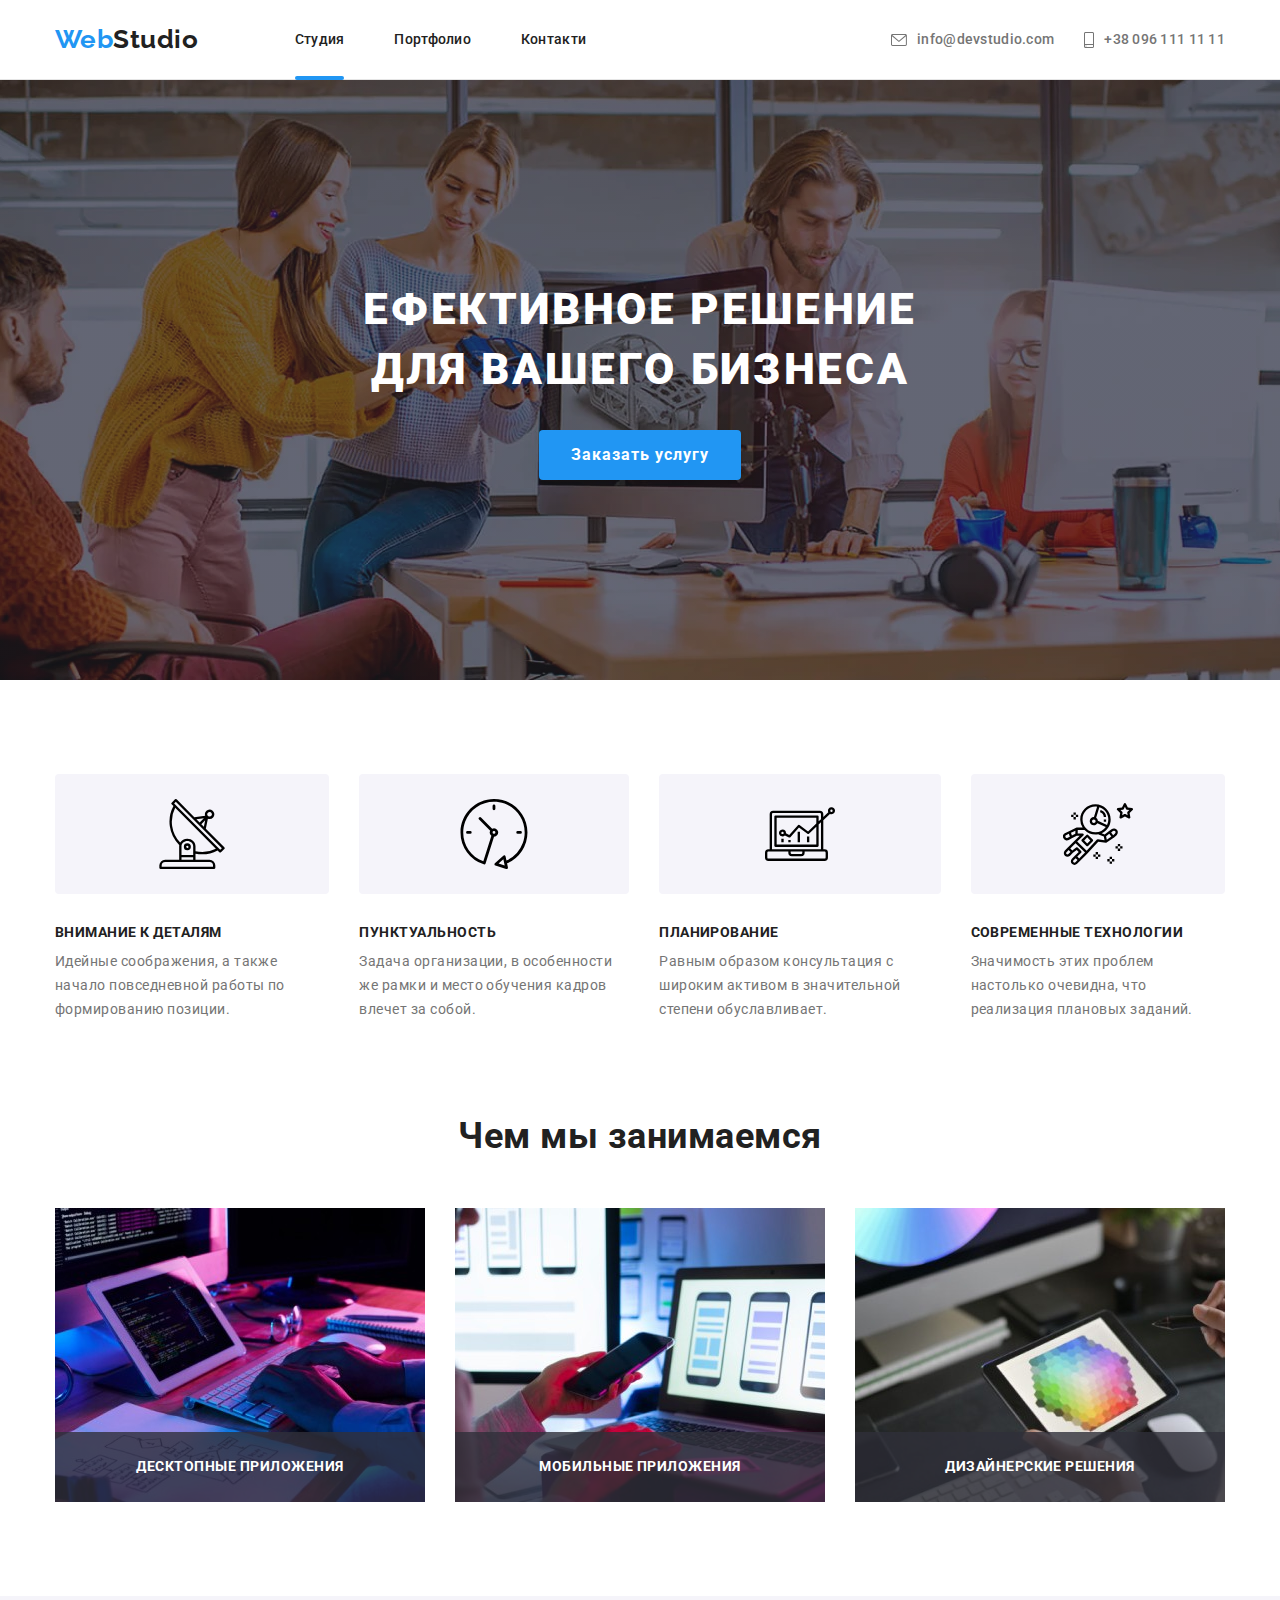
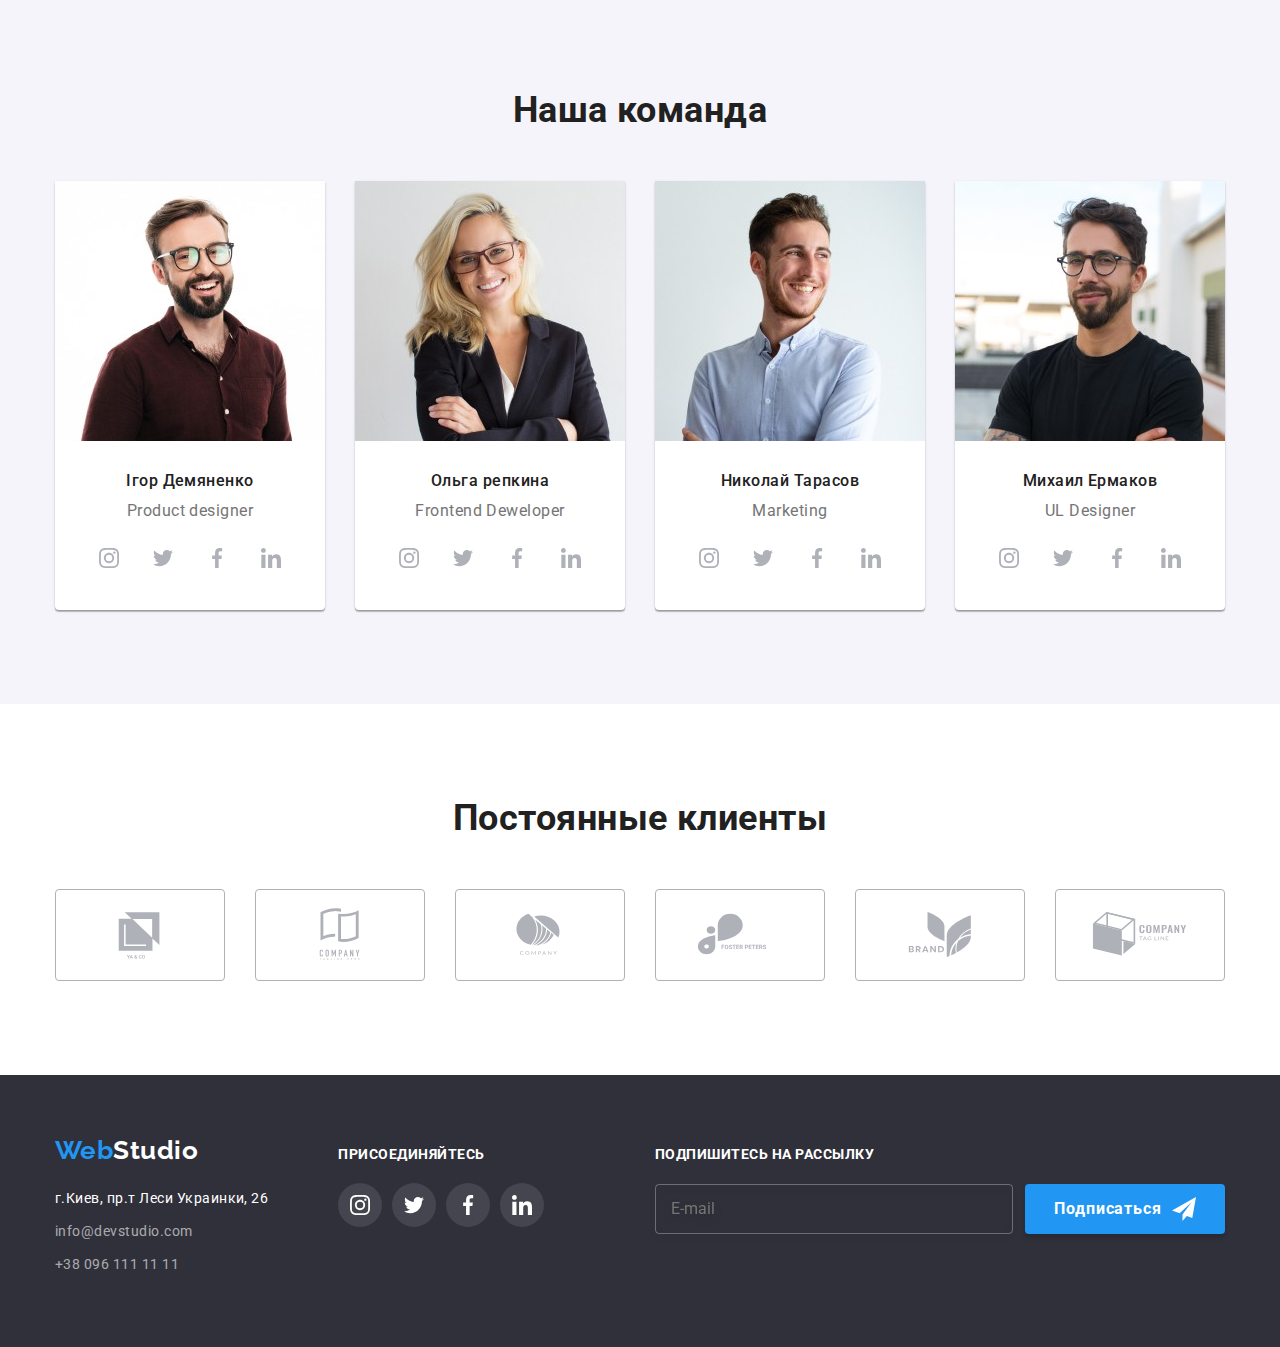
<file: index.html>
<!DOCTYPE html>
<html lang="ru">
  <head>
    <meta charset="UTF-8" />
    <meta http-equiv="X-UA-Compatible" content="IE=edge" />
    <meta name="viewport" content="width=device-width, initial-scale=1.0" />
    <title>WebStudio</title>
    <link rel="preconnect" href="https://fonts.googleapis.com" />
    <link rel="preconnect" href="https://fonts.gstatic.com" crossorigin />
    <link
      href="https://fonts.googleapis.com/css2?family=Raleway:wght@700&family=Roboto:wght@400;500;700;900&display=swap"
      rel="stylesheet"
    />
    <link
      rel="stylesheet"
      href="https://cdnjs.cloudflare.com/ajax/libs/modern-normalize/1.1.0/modern-normalize.min.css"
    />
    <link rel="stylesheet" href="./css/main.min.css" />
  </head>
  <body>
    <!-- Header -->
    <header class="header">
      <div class="container header-section">
        <div class="header__wrapper">
          <!-- LOGO -->
          <a class="logo" href="./index.html">Web<span class="logo__studio--black">Studio</span></a>

          <!-- Burger button -->
          <button
            type="button"
            class="menu-button is-open"
            aria-expanded="false"
            aria-controls="head-nav"
            data-menu-button
          >
            <svg
              class="sidebar-icon"
              width="19px"
              height="19px"
              aria-label="кнопка мобільного меню"
            >
              <use
                class="icon-cross"
                href="./images/decoration/icons/symbol-defs.svg#icon-cross"
              ></use>
              <use
                class="icon-menu"
                href="./images/decoration/icons/symbol-defs.svg#icon-menu"
              ></use>
            </svg>
          </button>

          <!-- HEAD NAV -->
          <div class="head-nav" id="head-nav" data-menu>
            <div class="head-nav__wrapper">

              <nav class="head-nav__pages">
                <ul class="head-nav__list">
                  <li class="head-nav__item">
                    <a class="head-nav__link head-nav__link--current" href="./index.html">Студия</a>
                  </li>
                  <li class="head-nav__item">
                    <a class="head-nav__link" href="./portfolio.html">Портфолио</a>
                  </li>
                  <li class="head-nav__item">
                    <a class="head-nav__link" href="./portfolio.html">Контакти</a>
                  </li>
                </ul>
              </nav>

              
              <ul class="contacts">
                <li class="contacts__item">
                  <a class="contacts__top-link phone" href="tel:+380961111111">
                    <svg class="contacts__icon--phone" width="10" height="16">
                      <use href="./images/decoration/icons/symbol-defs.svg#icon-smartphone"></use>
                    </svg>
                    +38 096 111 11 11</a
                  >
                </li>
                <li class="contacts__item">
                  <a class="contacts__top-link mail" href="mailto:info@devstudio.com">
                    <svg class="contacts__icon--mail" width="16" height="12">
                      <use href="./images/decoration/icons/symbol-defs.svg#icon-envelope"></use>
                    </svg>
                    info@devstudio.com
                  </a>
                </li>
              </ul>

              <ul class="head-nav__socials">
                <li class="head-nav__invet">
                  <a href="" class="head-nav__social--link">Instagram</a>
                </li>
                <li class="head-nav__invet">
                  <a href="" class="head-nav__social--link">Twitter</a>
                </li>
                <li class="head-nav__invet">
                  <a href="" class="head-nav__social--link">Facebook</a>
                </li>
                <li class="head-nav__invet">
                  <a href="" class="head-nav__social--link">LinkedIn</a>
                </li>
              </ul>
            </div>
          </div>
        </div>
      </div>
    </header>
    <!--title-->

    <main>
      <section class="hero">
        <div class="container">
          <h1 class="hero__title">
            Eфективное решение<br />
            для вашего бизнеса
          </h1>
          <button class="btn primary__btn" type="button" aria-label="opening form" data-modal-open>
            Заказать услугу
          </button>
        </div>
      </section>

      <!--Advantages-->
      <section class="advantages section">
        <div class="container">
          <h2 class="main-advantages__title">Преимущества</h2>
          <ul class="advantages__list">
            <li class="advantages__item">
              <div class="advantages__devices">
                <svg class="advantages__icon" width="70" height="70">
                  <use href="./images/decoration/icons/symbol-defs.svg#icon-antenna"></use>
                </svg>
              </div>

              <h3 class="advantages__title">Внимание к деталям</h3>
              <p class="advantages__text">
                Идейные соображения, а также начало повседневной работы по формированию позиции.
              </p>
            </li>
            <li class="advantages__item">
              <div class="advantages__devices">
                <svg class="advantages__icon" width="70" height="70">
                  <use href="./images/decoration/icons/symbol-defs.svg#icon-clock"></use>
                </svg>
              </div>
              <h3 class="advantages__title">Пунктуальность</h3>
              <p class="advantages__text">
                Задача организации, в особенности же рамки и место обучения кадров влечет за собой.
              </p>
            </li>
            <li class="advantages__item">
              <div class="advantages__devices">
                <svg class="advantages__icon" width="70" height="70">
                  <use href="./images/decoration/icons/symbol-defs.svg#icon-diagram"></use>
                </svg>
              </div>
              <h3 class="advantages__title">Планирование</h3>
              <p class="advantages__text">
                Равным образом консультация с широким активом в значительной степени обуславливает.
              </p>
            </li>
            <li class="advantages__item">
              <div class="advantages__devices">
                <svg class="advantages__icon" width="70" height="70">
                  <use href="./images/decoration/icons/symbol-defs.svg#icon-astronaut"></use>
                </svg>
              </div>
              <h3 class="advantages__title">Современные технологии</h3>
              <p class="advantages__text">
                Значимость этих проблем настолько очевидна, что реализация плановых заданий.
              </p>
            </li>
          </ul>
        </div>
      </section>

      <!--our-work-->
      <section class="our-work">
        <div class="container">
          <h2 class="section-title">Чем мы занимаемся</h2>
          <ul class="work-list">
            <li class="img-item">
              <picture>
                <!-- ==================DESC================= -->

                <source
                  media="(min-width: 1200px)"
                  srcset="
                    ./images/our-work-pic/our-work.jpg    1x,
                    ./images/our-work-pic/our-work@2x.jpg 2x
                  "
                  type="image/jpg"
                />

                <img
                  class="work-image"
                  src="./images/our-work-pic/our-work.jpg "
                  alt="разметка"
                  loading="lazy"
                />
              </picture>

              <div class="work-box">
                <p class="work-title">Десктопные приложения</p>
              </div>
            </li>
            <li class="img-item">
              <picture>
                <!-- ==================DESC================= -->

                <source
                  media="(min-width: 1200px)"
                  srcset="
                    ./images/our-work-pic/our-work-1.jpg    1x,
                    ./images/our-work-pic/our-work@2x-1.jpg 2x
                  "
                  type="image/jpg"
                />

                <img
                  class="work-image"
                  src="./images/our-work-pic/our-work-1.jpg  "
                  alt="разметка"
                  loading="lazy"
                />
              </picture>
              <div class="work-box">
                <p class="work-title">Мобильные приложения</p>
              </div>
            </li>
            <li class="img-item">
              <picture>
                <!-- ==================DESC================= -->

                <source
                  media="(min-width: 1200px)"
                  srcset="
                    ./images/our-work-pic/our-work-2.jpg    1x,
                    ./images/our-work-pic/our-work@2x-2.jpg 2x
                  "
                  type="image/jpg"
                />

                <img
                  class="work-image"
                  src="./images/our-work-pic/our-work-2.jpg  "
                  alt="разметка"
                  loading="lazy"
                />
              </picture>
              <div class="work-box">
                <p class="work-title">Дизайнерские решения</p>
              </div>
            </li>
          </ul>
        </div>
      </section>
      <!--Our-team-->
      <section class="team section">
        <div class="container">
          <h2 class="section-title">Наша команда</h2>
          <ul class="team__list">
            <li class="team__item">
              <picture>
                <!-- ==================DESC================= -->

                <source
                  media="(min-width: 1200px)"
                  srcset="
                    ./images/my-team_pic/my-team-d.jpg    1x,
                    ./images/my-team_pic/my-team-d@2x.jpg 2x
                  "
                  type="image/jpg"
                />
                <!-- ==================TAB================= -->

                <source
                  media="(min-width: 768px)"
                  srcset="
                    ./images/my-team_pic/my-team-t.jpg    1x,
                    ./images/my-team_pic/my-team-t@2x.jpg 2x
                  "
                  type="image/jpg"
                />
                <!-- ==================MOB================= -->

                <source
                  media="(max-width: 767px)"
                  srcset="
                    ./images/my-team_pic/my-team-m.jpg    1x,
                    ./images/my-team_pic/my-team-m@2x.jpg 2x
                  "
                  type="image/jpg"
                />

                <img
                  class="work-image"
                  src="./images/my-team_pic/my-team-m.jpg "
                  alt="разметка"
                  loading="lazy"
                />
              </picture>
              <h3 class="team__name">Ігор Демяненко</h3>
              <p class="team__text">Product designer</p>

              <ul class="team__socials">
                <li class="team__socials--item">
                  <a class="icon-link" href="https://www.instagram.com">
                    <svg class="inst-icon" width="20" height="20px">
                      <use href="./images/decoration/icons/symbol-defs.svg#icon-inst"></use>
                    </svg>
                  </a>
                </li>
                <li class="team__socials--item">
                  <a class="icon-link" href="https://www.twitter.com">
                    <svg class="twit-icon" width="20" height="20px">
                      <use href="./images/decoration/icons/symbol-defs.svg#icon-twit"></use>
                    </svg>
                  </a>
                </li>
                <li class="team__socials--item">
                  <a class="icon-link" href="https://www.facebook.com">
                    <svg class="face-icon" width="20" height="20px">
                      <use href="./images/decoration/icons/symbol-defs.svg#icon-face"></use>
                    </svg>
                  </a>
                </li>
                <li class="team__socials--item">
                  <a class="icon-link" href="https://www.linkedin.com">
                    <svg class="in-icon" width="20" height="20px">
                      <use href="./images/decoration/icons/symbol-defs.svg#icon-in"></use>
                    </svg>
                  </a>
                </li>
              </ul>
            </li>
            <li class="team__item">
              <picture>
                <!-- ==================DESC================= -->

                <source
                  media="(min-width: 1200px)"
                  srcset="
                    ./images/my-team_pic/my-team-d1.jpg     1x,
                    ./images/my-team_pic/my-team-d@2x-1.jpg 2x
                  "
                  type="image/jpg"
                />
                <!-- ==================TAB================= -->

                <source
                  media="(min-width: 768px)"
                  srcset="
                    ./images/my-team_pic/my-team-t-1.jpg    1x,
                    ./images/my-team_pic/my-team-t@2x-1.jpg 2x
                  "
                  type="image/jpg"
                />
                <!-- ==================MOB================= -->

                <source
                  media="(max-width: 767px)"
                  srcset="
                    ./images/my-team_pic/my-team-m1.jpg     1x,
                    ./images/my-team_pic/my-team-m@2x-1.jpg 2x
                  "
                  type="image/jpg"
                />

                <img
                  class="work-image"
                  src="./images/my-team_pic/my-team-m1.jpg "
                  alt="разметка"
                  loading="lazy"
                />
              </picture>
              <h3 class="team__name">Ольга репкина</h3>
              <p class="team__text">Frontend Deweloper</p>
              <ul class="team__socials">
                <li class="team__socials--item">
                  <a class="icon-link" href="https://www.instagram.com">
                    <svg class="inst-icon" width="20" height="20px">
                      <use href="./images/decoration/icons/symbol-defs.svg#icon-inst"></use>
                    </svg>
                  </a>
                </li>
                <li class="team__socials--item">
                  <a class="icon-link" href="https://www.twitter.com">
                    <svg class="twit-icon" width="20" height="20px">
                      <use href="./images/decoration/icons/symbol-defs.svg#icon-twit"></use>
                    </svg>
                  </a>
                </li>
                <li class="team__socials--item">
                  <a class="icon-link" href="https://www.facebook.com">
                    <svg class="face-icon" width="20" height="20px">
                      <use href="./images/decoration/icons/symbol-defs.svg#icon-face"></use>
                    </svg>
                  </a>
                </li>
                <li class="team__socials--item">
                  <a class="icon-link" href="https://www.linkedin.com">
                    <svg class="in-icon" width="20" height="20px">
                      <use href="./images/decoration/icons/symbol-defs.svg#icon-in"></use>
                    </svg>
                  </a>
                </li>
              </ul>
            </li>

            <li class="team__item">
              <picture>
                <!-- ==================DESC================= -->

                <source
                  media="(min-width: 1200px)"
                  srcset="
                    ./images/my-team_pic/my-team-d-2.jpg    1x,
                    ./images/my-team_pic/my-team-d@2x-2.jpg 2x
                  "
                  type="image/jpg"
                />
                <!-- ==================TAB================= -->

                <source
                  media="(min-width: 768px)"
                  srcset="
                    ./images/my-team_pic/my-team-t-2.jpg    1x,
                    ./images/my-team_pic/my-team-t@2x-2.jpg 2x
                  "
                  type="image/jpg"
                />
                <!-- ==================MOB================= -->

                <source
                  media="(max-width: 767px)"
                  srcset="
                    ./images/my-team_pic/my-team-m2.jpg    1x,
                    ./images/my-team_pic/my-team-m2@2x.jpg 2x
                  "
                  type="image/jpg"
                />

                <img
                  class="work-image"
                  src="./images/my-team_pic/my-team-m2.jpg "
                  alt="разметка"
                  loading="lazy"
                />
              </picture>
              <h3 class="team__name">Николай Тарасов</h3>
              <p class="team__text">Marketing</p>
              <ul class="team__socials">
                <li class="team__socials--item">
                  <a class="icon-link" href="https://www.instagram.com">
                    <svg class="inst-icon" width="20" height="20px">
                      <use href="./images/decoration/icons/symbol-defs.svg#icon-inst"></use>
                    </svg>
                  </a>
                </li>
                <li class="team__socials--item">
                  <a class="icon-link" href="https://www.twitter.com">
                    <svg class="twit-icon" width="20" height="20px">
                      <use href="./images/decoration/icons/symbol-defs.svg#icon-twit"></use>
                    </svg>
                  </a>
                </li>
                <li class="team__socials--item">
                  <a class="icon-link" href="https://www.facebook.com">
                    <svg class="face-icon" width="20" height="20px">
                      <use href="./images/decoration/icons/symbol-defs.svg#icon-face"></use>
                    </svg>
                  </a>
                </li>
                <li class="team__socials--item">
                  <a class="icon-link" href="https://www.linkedin.com">
                    <svg class="in-icon" width="20" height="20px">
                      <use href="./images/decoration/icons/symbol-defs.svg#icon-in"></use>
                    </svg>
                  </a>
                </li>
              </ul>
            </li>

            <li class="team__item">
              <picture>
                <!-- ==================DESC================= -->

                <source
                  media="(min-width: 1200px)"
                  srcset="
                    ./images/my-team_pic/my-team-d-3.jpg    1x,
                    ./images/my-team_pic/my-team-d@2x-3.jpg 2x
                  "
                  type="image/jpg"
                />
                <!-- ==================TAB================= -->

                <source
                  media="(min-width: 768px)"
                  srcset="
                    ./images/my-team_pic/my-team-t-3.jpg    1x,
                    ./images/my-team_pic/my-team-t@2x-3.jpg 2x
                  "
                  type="image/jpg"
                />
                <!-- ==================MOB================= -->

                <source
                  media="(max-width: 767px)"
                  srcset="
                    ./images/my-team_pic/my-team-m-3.jpg    1x,
                    ./images/my-team_pic/my-team-m@2x-3.jpg 2x
                  "
                  type="image/jpg"
                />

                <img
                  class="work-image"
                  src="./images/my-team_pic/my-team-m-3.jpg "
                  alt="разметка"
                  loading="lazy"
                />
              </picture>
              <h3 class="team__name">Михаил Ермаков</h3>
              <p class="team__text">UL Designer</p>
              <ul class="team__socials">
                <li class="team__socials--item">
                  <a class="icon-link" href="https://www.instagram.com">
                    <svg class="inst-icon" width="20" height="20px">
                      <use href="./images/decoration/icons/symbol-defs.svg#icon-inst"></use>
                    </svg>
                  </a>
                </li>
                <li class="team__socials--item">
                  <a class="icon-link" href="https://www.twitter.com">
                    <svg class="twit-icon" width="20" height="20px">
                      <use href="./images/decoration/icons/symbol-defs.svg#icon-twit"></use>
                    </svg>
                  </a>
                </li>
                <li class="team__socials--item">
                  <a class="icon-link" href="https://www.facebook.com">
                    <svg class="face-icon" width="20" height="20px">
                      <use href="./images/decoration/icons/symbol-defs.svg#icon-face"></use>
                    </svg>
                  </a>
                </li>
                <li class="team__socials--item">
                  <a class="icon-link" href="https://www.linkedin.com">
                    <svg class="in-icon" width="20" height="20px">
                      <use href="./images/decoration/icons/symbol-defs.svg#icon-in"></use>
                    </svg>
                  </a>
                </li>
              </ul>
            </li>
          </ul>
        </div>
      </section>
      <!-- Comapnies -->
      <section class="section">
        <div class="container">
          <div class="companies">
            <h2 class="section-title">Постоянные клиенты</h2>
            <ul class="companies__list">
              <li class="companies__item">
                <a class="companies__link" href="#"
                  ><svg class="companies__icon" width="106" height="60">
                    <use href="./images/decoration/icons/symbol-defs.svg#icon-yaco"></use></svg
                ></a>
              </li>
              <li class="companies__item">
                <a class="companies__link" href="#"
                  ><svg class="companies__icon" width="106" height="60">
                    <use href="./images/decoration/icons/symbol-defs.svg#icon-tag"></use></svg
                ></a>
              </li>
              <li class="companies__item">
                <a class="companies__link" href="#"
                  ><svg class="companies__icon" width="106" height="60">
                    <use href="./images/decoration/icons/symbol-defs.svg#icon-company"></use></svg
                ></a>
              </li>
              <li class="companies__item">
                <a class="companies__link" href="#"
                  ><svg class="companies__icon" width="106" height="60">
                    <use href="./images/decoration/icons/symbol-defs.svg#icon-foster"></use></svg
                ></a>
              </li>
              <li class="companies__item">
                <a class="companies__link" href="#"
                  ><svg class="companies__icon" width="106" height="60">
                    <use href="./images/decoration/icons/symbol-defs.svg#icon-brand"></use></svg
                ></a>
              </li>
              <li class="companies__item">
                <a class="companies__link" href="#"
                  ><svg class="companies__icon" width="106" height="60">
                    <use href="./images/decoration/icons/symbol-defs.svg#icon-comp-tag"></use></svg
                ></a>
              </li>
            </ul>
          </div>
        </div>
      </section>
    </main>

    <!--footer -->
    <footer class="footer">
      <div class="container">
        <div class="footer__block">
          <div class="address__block">
            <div class="address">
              <a class="logo" href="info@dvstudio.com"
                >Web<span class="logo__footer--white">Studio</span></a
              >
              <address class="main-address">
                <ul class="main-address__list">
                  <li class="main-address__item">
                    <a class="main-address__street" href="#">г.Киев, пр.т Леси Украинки, 26</a>
                  </li>
                  <li class="main-address__item">
                    <a class="main-address__link" href="mailto:info@devstudio.com"
                      >info@devstudio.com</a
                    >
                  </li>
                  <li class="main-address__item">
                    <a class="main-address__link" href="tel:+380961111111">+38 096 111 11 11</a>
                  </li>
                </ul>
              </address>
            </div>

            <div class="social-block">
              <h2 class="social-block__title">присоединяйтесь</h2>
              <ul class="social-block__list">
                <li class="team__socials--item">
                  <a class="icon-link fticon" href="https://www.instagram.com">
                    <svg class="inst-icon" width="20" height="20px">
                      <use href="./images/decoration/icons/symbol-defs.svg#icon-inst"></use>
                    </svg>
                  </a>
                </li>
                <li class="team__socials--item">
                  <a class="icon-link fticon" href="https://www.twitter.com">
                    <svg class="twit-icon" width="20" height="20px">
                      <use href="./images/decoration/icons/symbol-defs.svg#icon-twit"></use>
                    </svg>
                  </a>
                </li>
                <li class="team__socials--item">
                  <a class="icon-link fticon" href="https://www.facebook.com">
                    <svg class="face-icon" width="20" height="20px">
                      <use href="./images/decoration/icons/symbol-defs.svg#icon-face"></use>
                    </svg>
                  </a>
                </li>
                <li class="team__socials--item">
                  <a class="icon-link fticon" href="https://www.linkedin.com">
                    <svg class="in-icon" width="20" height="20px">
                      <use href="./images/decoration/icons/symbol-defs.svg#icon-in"></use>
                    </svg>
                  </a>
                </li>
              </ul>
            </div>
          </div>
          <div class="submit">
            <b class="submit__title">Подпишитесь на рассылку</b>

            <form class="submit__form">
              <label for="submit__mail">
                <input
                  class="mail-input"
                  type="email"
                  name="email"
                  id="submit__mail"
                  placeholder="E-mail"
                />
              </label>

              <button class="submit-btn" type="submit">
                Подписаться
                <svg class="icon-submit" width="24" height="24">
                  <use href="./images/decoration/icons/symbol-defs.svg#icon-submit"></use>
                </svg>
              </button>
            </form>
          </div>
        </div>
      </div>
    </footer>

    <!-- ===============Modal============== -->
    <div class="backdrop is-hidden" data-modal>
      <div class="modal">
        <!-- Form -->

        <form class="form">
          <div class="title-box">
            <b class="title-box__text">Оставьте свои данные, мы вам перезвоним</b>
          </div>

          <div class="form-field">
            <label class="form-field__label" for="username">Имя </label>
            <input class="form-field__input" type="text" name="name" id="username" />
            <svg class="form-field__icon" width="18" height="18">
              <use href="./images/decoration/icons/symbol-defs.svg#icon-f-user"></use>
            </svg>
          </div>
          <div class="form-field">
            <label class="form-field__label" for="phone">Телефон </label>
            <input class="form-field__input" type="tel" name="Телефон" id="phone" />
            <svg class="form-field__icon" width="18" height="18">
              <use href="./images/decoration/icons/symbol-defs.svg#icon-f-phone"></use>
            </svg>
          </div>
          <div class="form-field">
            <label class="form-field__label" for="mail">Почта </label>
            <input class="form-field__input" type="email" name="name" id="mail" />
            <svg class="form-field__icon" width="18" height="18">
              <use href="./images/decoration/icons/symbol-defs.svg#icon-f-email"></use>
            </svg>
          </div>

          <div class="form-field form-field__textarea">
            <label class="form-field__label" for="comment">Комментарий</label>
            <textarea
              class="form-field__text-place"
              name="comment"
              id="comment"
              rows="10"
              placeholder="Введите текст"
            ></textarea>
          </div>
          <!-- CHECK BOX -->
          <label class="checkbox">
            <input class="checkbox__input" type="checkbox" name="checkbox" value="agreement" />
            <span class="checkbox__icon"></span>
            Соглашаюсь с рассылкой и принимаю
            <span>
              <a class="checkbox__link" href="#">Условия договора</a>
            </span>
          </label>

          <button class="form-btn" type="submit">Отправить</button>
          <button class="btn-modal" data-modal-close>
            <svg class="btn-modal__icon" width="11px" height="11px">
              <use href="./images/decoration/icons/symbol-defs.svg#icon-close"></use>
            </svg>
          </button>
        </form>
      </div>
    </div>

    <script src="./js/modal.js"></script>
    <script src="./js/mobile-menu.js"></script>
  </body>
</html>
</file>
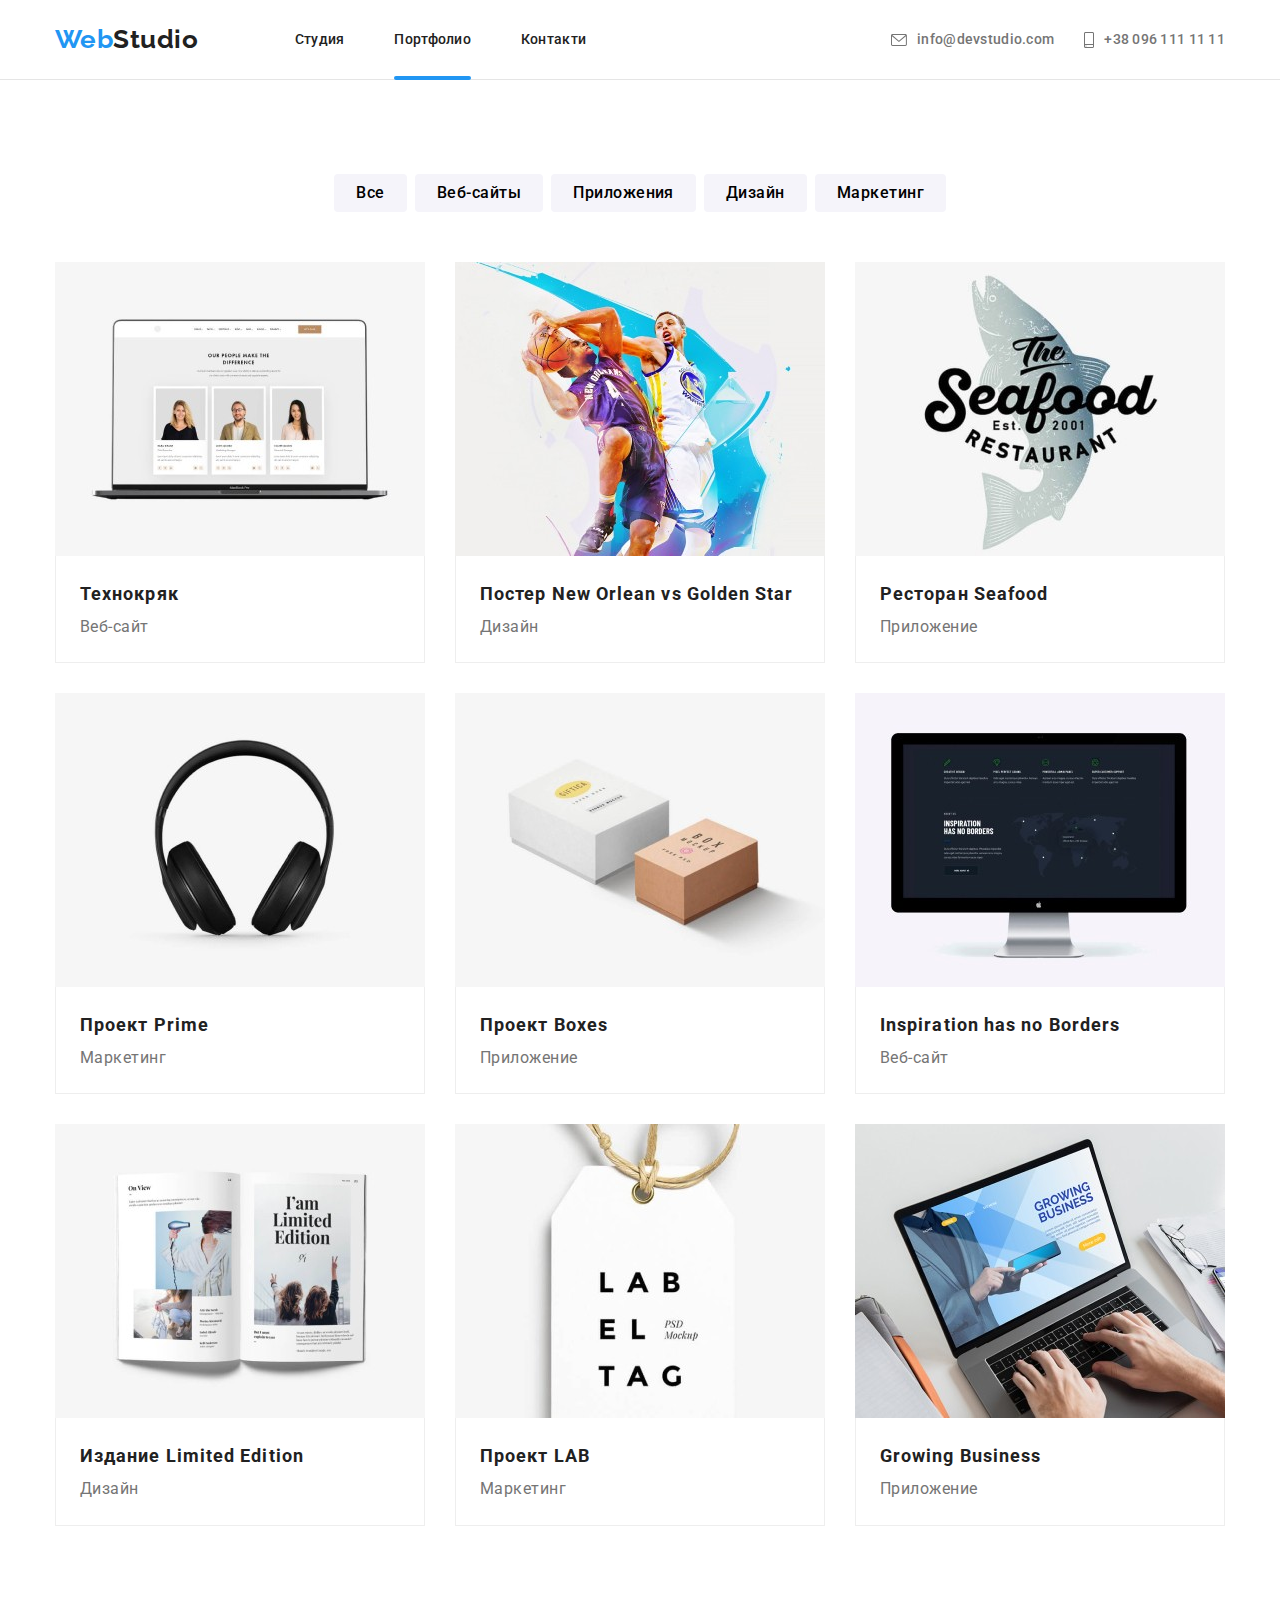
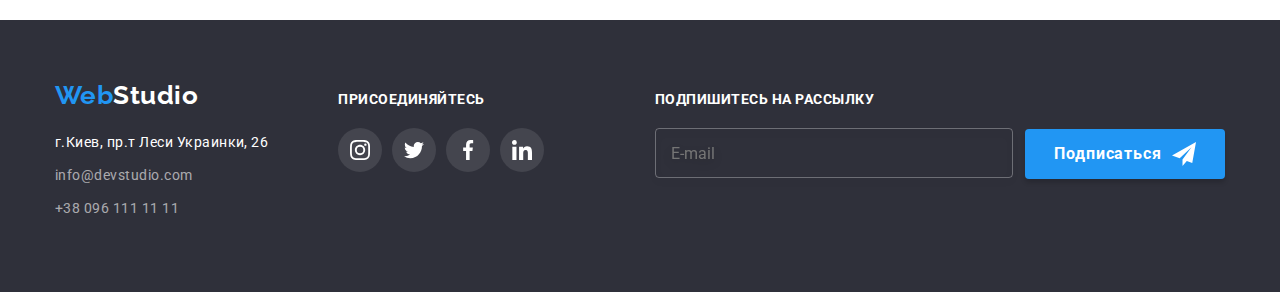
<file: portfolio.html>
<!DOCTYPE html>
<html lang="ru">
  <head>
    <meta charset="UTF-8" />
    <meta http-equiv="X-UA-Compatible" content="IE=edge" />
    <meta name="viewport" content="width=device-width, initial-scale=1.0" />
    <title>Portfolio</title>
    <link rel="preconnect" href="https://fonts.googleapis.com" />
    <link rel="preconnect" href="https://fonts.gstatic.com" crossorigin />
    <link
      href="https://fonts.googleapis.com/css2?family=Raleway:wght@700&family=Roboto:wght@400;500;700;900&display=swap"
      rel="stylesheet"
    />
    <link
      rel="stylesheet"
      href="https://cdnjs.cloudflare.com/ajax/libs/modern-normalize/1.1.0/modern-normalize.min.css"
    />
    <link rel="stylesheet" href="./css/main.min.css" />
  </head>
  <body>
    <!-- Header -->
    <header class="header">
      <div class="container header-section">
        <div class="header__wrapper">
          <!-- LOGO -->
          <a class="logo" href="./index.html">Web<span class="logo__studio--black">Studio</span></a>

          <!-- Burger button -->
          <button
            type="button"
            class="menu-button is-open"
            aria-expanded="false"
            aria-controls="head-nav"
            data-menu-button
          >
            <svg
              class="sidebar-icon"
              width="19px"
              height="19px"
              aria-label="кнопка мобільного меню"
            >
              <use
                class="icon-cross"
                href="./images/decoration/icons/symbol-defs.svg#icon-cross"
              ></use>
              <use
                class="icon-menu"
                href="./images/decoration/icons/symbol-defs.svg#icon-menu"
              ></use>
            </svg>
          </button>

          <!-- HEAD NAV -->
          <div class="head-nav" id="head-nav" data-menu>
            <div class="head-nav__wrapper">
              <nav class="head-nav__pages">
                <ul class="head-nav__list">
                  <li class="head-nav__item">
                    <a class="head-nav__link" href="./index.html">Студия</a>
                  </li>
                  <li class="head-nav__item">
                    <a class="head-nav__link head-nav__link--current" href="./portfolio.html"
                      >Портфолио</a
                    >
                  </li>
                  <li class="head-nav__item">
                    <a class="head-nav__link" href="./portfolio.html">Контакти</a>
                  </li>
                </ul>
              </nav>

              <ul class="contacts">
                <li class="contacts__item">
                  <a class="contacts__top-link phone" href="tel:+380961111111">
                    <svg class="contacts__icon--phone" width="10" height="16">
                      <use href="./images/decoration/icons/symbol-defs.svg#icon-smartphone"></use>
                    </svg>
                    +38 096 111 11 11</a
                  >
                </li>
                <li class="contacts__item">
                  <a class="contacts__top-link mail" href="mailto:info@devstudio.com">
                    <svg class="contacts__icon--mail" width="16" height="12">
                      <use href="./images/decoration/icons/symbol-defs.svg#icon-envelope"></use>
                    </svg>
                    info@devstudio.com
                  </a>
                </li>
              </ul>

              <ul class="head-nav__socials">
                <li class="head-nav__invet">
                  <a href="" class="head-nav__social--link">Instagram</a>
                </li>
                <li class="head-nav__invet">
                  <a href="" class="head-nav__social--link">Twitter</a>
                </li>
                <li class="head-nav__invet">
                  <a href="" class="head-nav__social--link">Facebook</a>
                </li>
                <li class="head-nav__invet">
                  <a href="" class="head-nav__social--link">LinkedIn</a>
                </li>
              </ul>
            </div>
          </div>
        </div>
      </div>
    </header>
    <!-- main -->
    <main>
      <!-- portfolio -->
      <section class="section-prt section">
        <div class="container">
          <h1 class="portfolio-title">Меню портфолио</h1>

          <ul class="btn-list">
            <li class="btn-list__item"><button class="btn secondary" type="button">Все</button></li>
            <li class="btn-list__item">
              <button class="btn secondary" type="button">Веб-сайты</button>
            </li>
            <li class="btn-list__item">
              <button class="btn secondary" type="button">Приложения</button>
            </li>
            <li class="btn-list__item">
              <button class="btn secondary" type="button">Дизайн</button>
            </li>
            <li class="btn-list__item">
              <button class="btn secondary" type="button">Маркетинг</button>
            </li>
          </ul>

          <ul class="gallery">
            <li class="gallery-item">
              <a class="galery-link" href="#">
                <div class="product">
                  <!-- pic0 -->
                  <picture>
                    <!-- ==================DESC================= -->

                    <source
                      media="(min-width: 1200px)"
                      srcset="
                        ./images/gallery-pic/gallery-d.jpg    1x,
                        ./images/gallery-pic/gallery-d@2x.jpg 2x
                      "
                      type="image/jpg"
                    />
                    <!-- ==================TAB================= -->

                    <source
                      media="(min-width: 768px)"
                      srcset="./images/gallery-pic/img.jpg 1x, ./images/gallery-pic/img@2x.jpg 2x"
                      type="image/jpg"
                    />
                    <!-- ==================MOB================= -->

                    <source
                      media="(max-width: 767px)"
                      srcset="
                        ./images/gallery-pic/gallery-m.jpg    1x,
                        ./images/gallery-pic/gallery-m@2x.jpg 2x
                      "
                      type="image/jpg"
                    />

                    <img
                      class="work-image"
                      src="./images/gallery-pic/gallery-m.jpg "
                      alt="разметка"
                      loading="lazy"
                    />
                  </picture>
                  <div class="product-box">
                    <p class="product-desc">
                      Ресурс предлагает комплексные предложения с разным уровнем функционала и
                      сервисов. Все это позволит посетителю получить исчерпывающие сведения о
                      компании или частном лице.
                    </p>
                  </div>
                </div>
                <div class="p-descrition">
                  <h2 class="p-descrition__title">Технокряк</h2>
                  <p class="p-descrition__text">Веб-сайт</p>
                </div>
              </a>
            </li>
            <li class="gallery-item">
              <a class="galery-link" href="#">
                <div class="product">
                  <!-- pic1 -->
                  <picture>
                    <!-- ==================DESC================= -->

                    <source
                      media="(min-width: 1200px)"
                      srcset="
                        ./images/gallery-pic/gallery-d-1.jpg    1x,
                        ./images/gallery-pic/gallery-d@2x-1.jpg 2x
                      "
                      type="image/jpg"
                    />
                    <!-- ==================TAB================= -->

                    <source
                      media="(min-width: 768px)"
                      srcset="
                        ./images/gallery-pic/img-2.jpg    1x,
                        ./images/gallery-pic/img@2x-2.jpg 2x
                      "
                      type="image/jpg"
                    />
                    <!-- ==================MOB================= -->

                    <source
                      media="(max-width: 767px)"
                      srcset="
                        ./images/gallery-pic/gallery-m-1.jpg    1x,
                        ./images/gallery-pic/gallery-m@2x-1.jpg 2x
                      "
                      type="image/jpg"
                    />

                    <img
                      class="work-image"
                      src="./images/gallery-pic/gallery-m-1.jpg "
                      alt="разметка"
                      loading="lazy"
                    />
                  </picture>
                  <div class="product-box">
                    <p class="product-desc">
                      Ресурс предлагает комплексные предложения с разным уровнем функционала и
                      сервисов. Все это позволит посетителю получить исчерпывающие сведения о
                      компании или частном лице.
                    </p>
                  </div>
                </div>
                <div class="p-descrition">
                  <h2 class="p-descrition__title">Постер New Orlean vs Golden Star</h2>
                  <p class="p-descrition__text">Дизайн</p>
                </div>
              </a>
            </li>
            <li class="gallery-item">
              <a class="galery-link" href="#">
                <div class="product">
                  <!-- pic2 -->
                  <picture>
                    <!-- ==================DESC================= -->

                    <source
                      media="(min-width: 1200px)"
                      srcset="
                        ./images/gallery-pic/gallery-d-2.jpg    1x,
                        ./images/gallery-pic/gallery-d@2x-2.jpg 2x
                      "
                      type="image/jpg"
                    />
                    <!-- ==================TAB================= -->

                    <source
                      media="(min-width: 768px)"
                      srcset="
                        ./images/gallery-pic/img-3.jpg    1x,
                        ./images/gallery-pic/img@2x-3.jpg 2x
                      "
                      type="image/jpg"
                    />
                    <!-- ==================MOB================= -->

                    <source
                      media="(max-width: 767px)"
                      srcset="
                        ./images/gallery-pic/gallery-m-2.jpg    1x,
                        ./images/gallery-pic/gallery-m@2x-2.jpg 2x
                      "
                      type="image/jpg"
                    />

                    <img
                      class="work-image"
                      src=" ./images/gallery-pic/gallery-m-2.jpg "
                      alt="разметка"
                      loading="lazy"
                    />
                  </picture>
                  <div class="product-box">
                    <p class="product-desc">
                      Ресурс предлагает комплексные предложения с разным уровнем функционала и
                      сервисов. Все это позволит посетителю получить исчерпывающие сведения о
                      компании или частном лице.
                    </p>
                  </div>
                </div>
                <div class="p-descrition">
                  <h2 class="p-descrition__title">Ресторан Seafood</h2>
                  <p class="p-descrition__text">Приложение</p>
                </div>
              </a>
            </li>
            <li class="gallery-item">
              <a class="galery-link" href="#">
                <div class="product">
                  <!-- pic3 -->
                  <picture>
                    <!-- ==================DESC================= -->

                    <source
                      media="(min-width: 1200px)"
                      srcset="
                        ./images/gallery-pic/gallery-d-3.jpg    1x,
                        ./images/gallery-pic/gallery-d@2x-3.jpg 2x
                      "
                      type="image/jpg"
                    />
                    <!-- ==================TAB================= -->

                    <source
                      media="(min-width: 768px)"
                      srcset="
                        ./images/gallery-pic/img-4.jpg    1x,
                        ./images/gallery-pic/img@2x-4.jpg 2x
                      "
                      type="image/jpg"
                    />
                    <!-- ==================MOB================= -->

                    <source
                      media="(max-width: 767px)"
                      srcset="
                        ./images/gallery-pic/gallery-m-3.jpg    1x,
                        ./images/gallery-pic/gallery-m@2x-3.jpg 2x
                      "
                      type="image/jpg"
                    />

                    <img
                      class="work-image"
                      src="./images/gallery-pic/gallery-m-3.jpg "
                      alt="разметка"
                      loading="lazy"
                    />
                  </picture>
                  <div class="product-box">
                    <p class="product-desc">
                      Ресурс предлагает комплексные предложения с разным уровнем функционала и
                      сервисов. Все это позволит посетителю получить исчерпывающие сведения о
                      компании или частном лице.
                    </p>
                  </div>
                </div>
                <div class="p-descrition">
                  <h2 class="p-descrition__title">Проект Prime</h2>
                  <p class="p-descrition__text">Маркетинг</p>
                </div>
              </a>
            </li>
            <li class="gallery-item">
              <a class="galery-link" href="#">
                <div class="product">
                  <!-- pic4 -->
                  <picture>
                    <!-- ==================DESC================= -->

                    <source
                      media="(min-width: 1200px)"
                      srcset="
                        ./images/gallery-pic/gallery-d-4.jpg    1x,
                        ./images/gallery-pic/gallery-d@2x-4.jpg 2x
                      "
                      type="image/jpg"
                    />
                    <!-- ==================TAB================= -->

                    <source
                      media="(min-width: 768px)"
                      srcset="
                        ./images/gallery-pic/img-5.jpg    1x,
                        ./images/gallery-pic/img@2x-5.jpg 2x
                      "
                      type="image/jpg"
                    />
                    <!-- ==================MOB================= -->

                    <source
                      media="(max-width: 767px)"
                      srcset="
                        ./images/gallery-pic/gallery-m-4.jpg    1x,
                        ./images/gallery-pic/gallery-m@2x-4.jpg 2x
                      "
                      type="image/jpg"
                    />

                    <img
                      class="work-image"
                      src="./images/gallery-pic/gallery-m-4.jpg  "
                      alt="разметка"
                      loading="lazy"
                    />
                  </picture>
                  <div class="product-box">
                    <p class="product-desc">
                      Ресурс предлагает комплексные предложения с разным уровнем функционала и
                      сервисов. Все это позволит посетителю получить исчерпывающие сведения о
                      компании или частном лице.
                    </p>
                  </div>
                </div>
                <div class="p-descrition">
                  <h2 class="p-descrition__title">Проект Boxes</h2>
                  <p class="p-descrition__text">Приложение</p>
                </div>
              </a>
            </li>
            <li class="gallery-item">
              <a class="galery-link" href="#">
                <div class="product">
                  <!-- pic5 -->

                  <picture>
                    <!-- ==================DESC================= -->

                    <source
                      media="(min-width: 1200px)"
                      srcset="
                        ./images/gallery-pic/gallery-d-5.jpg    1x,
                        ./images/gallery-pic/gallery-d@2x-5.jpg 2x
                      "
                      type="image/jpg"
                    />
                    <!-- ==================TAB================= -->

                    <source
                      media="(min-width: 768px)"
                      srcset="./images/gallery-pic/img-6.jpg 1x, ./images/gallery-pic/img-6.jpg 2x"
                      type="image/jpg"
                    />
                    <!-- ==================MOB================= -->

                    <source
                      media="(max-width: 767px)"
                      srcset="
                        ./images/gallery-pic/gallery-m-5.jpg    1x,
                        ./images/gallery-pic/gallery-m@2x-5.jpg 2x
                      "
                      type="image/jpg"
                    />

                    <img
                      class="work-image"
                      src="./images/gallery-pic/gallery-m-5.jpg "
                      alt="разметка"
                      loading="lazy"
                    />
                  </picture>
                  <div class="product-box">
                    <p class="product-desc">
                      Ресурс предлагает комплексные предложения с разным уровнем функционала и
                      сервисов. Все это позволит посетителю получить исчерпывающие сведения о
                      компании или частном лице.
                    </p>
                  </div>
                </div>
                <div class="p-descrition">
                  <h2 class="p-descrition__title">Inspiration has no Borders</h2>
                  <p class="p-descrition__text">Веб-сайт</p>
                </div>
              </a>
            </li>
            <li class="gallery-item">
              <a class="galery-link" href="#">
                <div class="product">
                  <!-- pic6 -->
                  <picture>
                    <!-- ==================DESC================= -->

                    <source
                      media="(min-width: 1200px)"
                      srcset="
                        ./images/gallery-pic/gallery-d-6.jpg    1x,
                        ./images/gallery-pic/gallery-d@2x-6.jpg 2x
                      "
                      type="image/jpg"
                    />
                    <!-- ==================TAB================= -->

                    <source
                      media="(min-width: 768px)"
                      srcset="
                        ./images/gallery-pic/img-7.jpg    1x,
                        ./images/gallery-pic/img@2x-7.jpg 1x,
                        2x
                      "
                      type="image/jpg"
                    />
                    <!-- ==================MOB================= -->

                    <source
                      media="(max-width: 767px)"
                      srcset="
                        ./images/gallery-pic/gallery-m-6.jpg    1x,
                        ./images/gallery-pic/gallery-m@2x-6.jpg 2x
                      "
                      type="image/jpg"
                    />

                    <img
                      class="work-image"
                      src="./images/gallery-pic/gallery-m-6.jpg "
                      alt="разметка"
                      loading="lazy"
                    />
                  </picture>
                  <div class="product-box">
                    <p class="product-desc">
                      Ресурс предлагает комплексные предложения с разным уровнем функционала и
                      сервисов. Все это позволит посетителю получить исчерпывающие сведения о
                      компании или частном лице.
                    </p>
                  </div>
                </div>
                <div class="p-descrition">
                  <h2 class="p-descrition__title">Издание Limited Edition</h2>
                  <p class="p-descrition__text">Дизайн</p>
                </div>
              </a>
            </li>
            <li class="gallery-item">
              <a class="galery-link" href="#">
                <div class="product">
                  <!-- pic7 -->
                  <picture>
                    <!-- ==================DESC================= -->

                    <source
                      media="(min-width: 1200px)"
                      srcset="
                        ./images/gallery-pic/gallery-d-7.jpg    1x,
                        ./images/gallery-pic/gallery-d@2x-7.jpg 2x
                      "
                      type="image/jpg"
                    />
                    <!-- ==================TAB================= -->

                    <source
                      media="(min-width: 768px)"
                      srcset="
                        ./images/gallery-pic/img-8.jpg    1x,
                        ./images/gallery-pic/img@2x-8.jpg 2x
                      "
                      type="image/jpg"
                    />
                    <!-- ==================MOB================= -->

                    <source
                      media="(max-width: 767px)"
                      srcset="
                        ./images/gallery-pic/gallery-m-7.jpg    1x,
                        ./images/gallery-pic/gallery-m@2x-7.jpg 2x
                      "
                      type="image/jpg"
                    />

                    <img
                      class="work-image"
                      src="./images/gallery-pic/gallery-m-7.jpg "
                      alt="разметка"
                      loading="lazy"
                    />
                  </picture>
                  <div class="product-box">
                    <p class="product-desc">
                      Ресурс предлагает комплексные предложения с разным уровнем функционала и
                      сервисов. Все это позволит посетителю получить исчерпывающие сведения о
                      компании или частном лице.
                    </p>
                  </div>
                </div>
                <div class="p-descrition">
                  <h2 class="p-descrition__title">Проект LAB</h2>
                  <p class="p-descrition__text">Маркетинг</p>
                </div>
              </a>
            </li>
            <li class="gallery-item">
              <a class="galery-link" href="#">
                <div class="product">
                  <!-- pic8 -->
                  <picture>
                    <!-- ==================DESC================= -->

                    <source
                      media="(min-width: 1200px)"
                      srcset="
                        ./images/gallery-pic/gallery-d-8.jpg    1x,
                        ./images/gallery-pic/gallery-d@2x-8.jpg 2x
                      "
                      type="image/jpg"
                    />
                    <!-- ==================TAB================= -->

                    <source
                      media="(min-width: 768px)"
                      srcset="
                        ./images/gallery-pic/img-9.jpg    1x,
                        ./images/gallery-pic/img@2x-9.jpg 2x
                      "
                      type="image/jpg"
                    />
                    <!-- ==================MOB================= -->

                    <source
                      media="(max-width: 767px)"
                      srcset="
                        ./images/gallery-pic/gallery-m-8.jpg    1x,
                        ./images/gallery-pic/gallery-m@2x-8.jpg 2x
                      "
                      type="image/jpg"
                    />

                    <img
                      class="work-image"
                      src="./images/gallery-pic/gallery-m-8.jpg "
                      alt="разметка"
                      loading="lazy"
                    />
                  </picture>
                  <div class="product-box">
                    <p class="product-desc">
                      Ресурс предлагает комплексные предложения с разным уровнем функционала и
                      сервисов. Все это позволит посетителю получить исчерпывающие сведения о
                      компании или частном лице.
                    </p>
                  </div>
                </div>
                <div class="p-descrition">
                  <h2 class="p-descrition__title">Growing Business</h2>
                  <p class="p-descrition__text">Приложение</p>
                </div>
              </a>
            </li>
          </ul>
        </div>
      </section>
    </main>
    <!--footer -->
    <footer class="footer">
      <div class="container">
        <div class="footer__block">
          <div class="address__block">
            <div class="address">
              <a class="logo" href="info@dvstudio.com"
                >Web<span class="logo__footer--white">Studio</span></a
              >
              <address class="main-address">
                <ul class="main-address__list">
                  <li class="main-address__item">
                    <a class="main-address__street" href="#">г.Киев, пр.т Леси Украинки, 26</a>
                  </li>
                  <li class="main-address__item">
                    <a class="main-address__link" href="mailto:info@devstudio.com"
                      >info@devstudio.com</a
                    >
                  </li>
                  <li class="main-address__item">
                    <a class="main-address__link" href="tel:+380961111111">+38 096 111 11 11</a>
                  </li>
                </ul>
              </address>
            </div>

            <div class="social-block">
              <h2 class="social-block__title">присоединяйтесь</h2>
              <ul class="social-block__list">
                <li class="team__socials--item">
                  <a class="icon-link fticon" href="https://www.instagram.com">
                    <svg class="inst-icon" width="20" height="20px">
                      <use href="./images/decoration/icons/symbol-defs.svg#icon-inst"></use>
                    </svg>
                  </a>
                </li>
                <li class="team__socials--item">
                  <a class="icon-link fticon" href="https://www.twitter.com">
                    <svg class="twit-icon" width="20" height="20px">
                      <use href="./images/decoration/icons/symbol-defs.svg#icon-twit"></use>
                    </svg>
                  </a>
                </li>
                <li class="team__socials--item">
                  <a class="icon-link fticon" href="https://www.facebook.com">
                    <svg class="face-icon" width="20" height="20px">
                      <use href="./images/decoration/icons/symbol-defs.svg#icon-face"></use>
                    </svg>
                  </a>
                </li>
                <li class="team__socials--item">
                  <a class="icon-link fticon" href="https://www.linkedin.com">
                    <svg class="in-icon" width="20" height="20px">
                      <use href="./images/decoration/icons/symbol-defs.svg#icon-in"></use>
                    </svg>
                  </a>
                </li>
              </ul>
            </div>
          </div>
          <div class="submit">
            <b class="submit__title">Подпишитесь на рассылку</b>

            <form class="submit__form">
              <label for="submit__mail">
                <input
                  class="mail-input"
                  type="email"
                  name="email"
                  id="submit__mail"
                  placeholder="E-mail"
                />
              </label>

              <button class="submit-btn" type="submit">
                Подписаться
                <svg class="icon-submit" width="24" height="24">
                  <use href="./images/decoration/icons/symbol-defs.svg#icon-submit"></use>
                </svg>
              </button>
            </form>
          </div>
        </div>
      </div>
    </footer>
    <script src="./js/mobile-menu.js"></script>
  </body>
</html>
</file>
<file: css/main.min.css>
:root{--bgc-color-white: #e5e5e5;--title-text-color: #212121;--accent-color: #2196f3;--paragraf-color: #757575;--bot-contact-rgb: rgba(255, 255, 255, 0.6);--footer-color: #2f303a;--white-color: #ffffff;--main-font: Roboto}.main-advantages__title,.portfolio-title{position:absolute;width:1px;height:1px;margin:-1px;border:0;padding:0;white-space:nowrap;-webkit-clip-path:inset(100%);clip-path:inset(100%);clip:rect(0 0 0 0);overflow:hidden}.advantages__devices{display:-webkit-box;display:-ms-flexbox;display:flex;-webkit-box-align:center;-ms-flex-align:center;align-items:center;-webkit-box-pack:center;-ms-flex-pack:center;justify-content:center}.container{display:block;padding:0px 15px;margin:0px auto}@media screen and (min-width: 480px){.container{width:480px}}@media screen and (min-width: 768px){.container{width:768px}}@media screen and (min-width: 1200px){.container{width:1200px}}body{font-family:'Roboto', sans-serif;background-color:var(--white-color);color:var(--title-text-color);letter-spacing:0.03em}body.modal-open{overflow:hidden}@media screen and (max-width: 1199px){.section{padding:60px 0px}}@media screen and (min-width: 1200px){.section{padding:94px 0px}}.section-title{text-align:center;font-size:28px;line-height:1.17}@media screen and (max-width: 1199px){.section-title{margin-bottom:30px}}@media screen and (min-width: 1200px){.section-title{margin-bottom:50px;font-size:36px;line-height:1.16}}a{color:inherit;text-decoration:none}img{display:block;width:100%;height:auto}h1,h2,h3,h4,h5,h6,ul,p{margin:0;padding:0;list-style:none}.logo{font-family:'Raleway';font-weight:700;font-size:24px;line-height:1.16;color:var(--accent-color)}@media screen and (min-width: 1200px){.logo{font-size:26px;line-height:1.2}}.logo__studio--black{color:var(--title-text-color)}.logo__footer--white{color:var(--white-color)}.btn{border-radius:4px;min-width:73px;font-family:inherit;cursor:pointer;text-align:center;letter-spacing:inherit}.primary__btn{font-weight:700;font-size:16px;line-height:1.9;letter-spacing:0.06em;min-width:200px;border:none;padding:10px 32px;-webkit-box-shadow:0px 4px 4px rgba(0,0,0,0.15);box-shadow:0px 4px 4px rgba(0,0,0,0.15);background-color:var(--accent-color);color:var(--white-color);-webkit-transition:-webkit-box-shadow 250ms cubic-bezier(0.4, 0, 0.2, 1);transition:-webkit-box-shadow 250ms cubic-bezier(0.4, 0, 0.2, 1);transition:box-shadow 250ms cubic-bezier(0.4, 0, 0.2, 1);transition:box-shadow 250ms cubic-bezier(0.4, 0, 0.2, 1), -webkit-box-shadow 250ms cubic-bezier(0.4, 0, 0.2, 1)}.primary__btn:hover,.primary__btn:focus{-webkit-box-shadow:0px 4px 4px rgba(0,0,0,0.15);box-shadow:0px 4px 4px rgba(0,0,0,0.15)}.secondary{font-weight:500;font-size:16px;line-height:1.6;text-align:center;padding:6px 22px;border:none;border-radius:4px;background-color:#f5f4fa;-webkit-transition:background-color 250ms cubic-bezier(0.4, 0, 0.2, 1),color 250ms cubic-bezier(0.4, 0, 0.2, 1),-webkit-box-shadow 250ms cubic-bezier(0.4, 0, 0.2, 1);transition:background-color 250ms cubic-bezier(0.4, 0, 0.2, 1),color 250ms cubic-bezier(0.4, 0, 0.2, 1),-webkit-box-shadow 250ms cubic-bezier(0.4, 0, 0.2, 1);transition:background-color 250ms cubic-bezier(0.4, 0, 0.2, 1),color 250ms cubic-bezier(0.4, 0, 0.2, 1),box-shadow 250ms cubic-bezier(0.4, 0, 0.2, 1);transition:background-color 250ms cubic-bezier(0.4, 0, 0.2, 1),color 250ms cubic-bezier(0.4, 0, 0.2, 1),box-shadow 250ms cubic-bezier(0.4, 0, 0.2, 1),-webkit-box-shadow 250ms cubic-bezier(0.4, 0, 0.2, 1)}.secondary:hover,.secondary:focus{background-color:var(--accent-color);color:var(--white-color);-webkit-box-shadow:0px 3px 1px rgba(0,0,0,0.1),0px 1px 2px rgba(0,0,0,0.08),0px 2px 2px rgba(0,0,0,0.12);box-shadow:0px 3px 1px rgba(0,0,0,0.1),0px 1px 2px rgba(0,0,0,0.08),0px 2px 2px rgba(0,0,0,0.12)}.form-btn{display:block;margin-right:auto;margin-left:auto;padding:10px 55px;width:200px;height:50px;border:0px;background-color:var(--accent-color);color:var(--white-color);border-radius:4px;cursor:pointer;-webkit-transition:-webkit-box-shadow 250ms cubic-bezier(0.4, 0, 0.2, 1);transition:-webkit-box-shadow 250ms cubic-bezier(0.4, 0, 0.2, 1);transition:box-shadow 250ms cubic-bezier(0.4, 0, 0.2, 1);transition:box-shadow 250ms cubic-bezier(0.4, 0, 0.2, 1), -webkit-box-shadow 250ms cubic-bezier(0.4, 0, 0.2, 1);font-weight:700;font-size:16px;line-height:1.87;text-align:center;letter-spacing:0.06em}.form-btn:hover,.form-btn:focus{-webkit-box-shadow:0px 4px 4px rgba(0,0,0,0.15);box-shadow:0px 4px 4px rgba(0,0,0,0.15)}.title-box{margin-bottom:12px;text-align:center}.title-box__text{font-size:20px;line-height:1.5;text-align:center;letter-spacing:0.03em;color:var(--title-text-color);margin-bottom:12px}@media screen and (min-width: 1200px){.title-box__text{font-size:20px;line-height:1.15}}.form-field{position:relative;display:-webkit-box;display:-ms-flexbox;display:flex;-webkit-box-orient:vertical;-webkit-box-direction:normal;-ms-flex-direction:column;flex-direction:column;margin-bottom:10px}.form-field-area::-webkit-input-placeholder{width:448px;height:138px;padding:12px 16px;font-size:12px;line-height:1.16;letter-spacing:0.01em;color:rgba(117,117,117,0.5)}.form-field-area:-ms-input-placeholder{width:448px;height:138px;padding:12px 16px;font-size:12px;line-height:1.16;letter-spacing:0.01em;color:rgba(117,117,117,0.5)}.form-field-area::-ms-input-placeholder{width:448px;height:138px;padding:12px 16px;font-size:12px;line-height:1.16;letter-spacing:0.01em;color:rgba(117,117,117,0.5)}.form-field-area::placeholder{width:448px;height:138px;padding:12px 16px;font-size:12px;line-height:1.16;letter-spacing:0.01em;color:rgba(117,117,117,0.5)}.form-field__label{margin-bottom:4px;font-size:12px;line-height:1.16;letter-spacing:0.01em;color:var(--paragraf-color)}.form-field__input{padding:12px 42px;height:40px;border:1px solid rgba(33,33,33,0.2);border-radius:4px;outline:transparent;cursor:pointer;-webkit-transition:border-color 250ms cubic-bezier(0.4, 0, 0.2, 1);transition:border-color 250ms cubic-bezier(0.4, 0, 0.2, 1)}.form-field__input:hover,.form-field__input:focus{border-color:var(--accent-color)}.form-field__input:hover ~ .form-field__icon,.form-field__input:focus ~ .form-field__icon{color:var(--accent-color)}.form-field__textarea{margin-bottom:20px}.form-field__text-place{padding:16px 12px;height:120px;outline:transparent;resize:none;cursor:pointer;font-size:14px;line-height:1.14px;letter-spacing:0.01em;border:1px solid rgba(33,33,33,0.2);border-radius:4px;-webkit-transition:border-color 250ms cubic-bezier(0.4, 0, 0.2, 1);transition:border-color 250ms cubic-bezier(0.4, 0, 0.2, 1)}.form-field__text-place:hover,.form-field__text-place:focus{border-color:var(--accent-color)}.form-field__text-place::-webkit-input-placeholder{color:rgba(117,117,117,0.5)}.form-field__text-place:-ms-input-placeholder{color:rgba(117,117,117,0.5)}.form-field__text-place::-ms-input-placeholder{color:rgba(117,117,117,0.5)}.form-field__text-place::placeholder{color:rgba(117,117,117,0.5)}.checkbox__input::-webkit-input-placeholder{font-weight:400;font-size:14px;line-height:1.14;letter-spacing:0.01em;color:rgba(117,117,117,0.5)}.checkbox__input:-ms-input-placeholder{font-weight:400;font-size:14px;line-height:1.14;letter-spacing:0.01em;color:rgba(117,117,117,0.5)}.checkbox__input::-ms-input-placeholder{font-weight:400;font-size:14px;line-height:1.14;letter-spacing:0.01em;color:rgba(117,117,117,0.5)}.checkbox__input::placeholder{font-weight:400;font-size:14px;line-height:1.14;letter-spacing:0.01em;color:rgba(117,117,117,0.5)}.form-field__icon{position:absolute;top:50%;left:15px;display:inline-block;cursor:pointer;fill:currentColor;-webkit-transition:color 250ms cubic-bezier(0.4, 0, 0.2, 1);transition:color 250ms cubic-bezier(0.4, 0, 0.2, 1);color:var(--title-text-color)}.checkbox{display:-webkit-box;display:-ms-flexbox;display:flex;-webkit-box-pack:center;-ms-flex-pack:center;justify-content:center;-webkit-box-align:center;-ms-flex-align:center;align-items:center;-ms-flex-wrap:wrap;flex-wrap:wrap;margin-bottom:30px;font-size:12px;line-height:1.16;letter-spacing:0.03em;color:var(--paragraf-color)}@media screen and (min-width: 1200px){.checkbox{font-size:14px;line-height:1.71}}.checkbox__input:checked+.checkbox__icon{background-image:url(../images/decoration/icons/icon-check.svg);background-position:center;background-repeat:no-repeat;background-color:var(--accent-color);border-radius:2px}.checkbox__icon{margin-right:8px;width:16px;height:15px;background-image:url(../images/decoration/icons/ramka.svg);color:var(--title-text-color);-webkit-transition:background-color 250ms cubic-bezier(0.4, 0, 0.2, 1);transition:background-color 250ms cubic-bezier(0.4, 0, 0.2, 1)}.checkbox__link{margin-left:4px;text-decoration:underline;color:var(--accent-color)}.checkbox__input{-webkit-appearance:none;-moz-appearance:none;appearance:none;position:absolute}.backdrop{position:fixed;top:0;left:0;z-index:10;overflow-y:scroll;width:100%;height:100%;background:rgba(0,0,0,0.2);opacity:1;-webkit-transition:-webkit-transform 250ms cubic-bezier(0.4, 0, 0.2, 1);transition:-webkit-transform 250ms cubic-bezier(0.4, 0, 0.2, 1);transition:transform 250ms cubic-bezier(0.4, 0, 0.2, 1);transition:transform 250ms cubic-bezier(0.4, 0, 0.2, 1), -webkit-transform 250ms cubic-bezier(0.4, 0, 0.2, 1)}@media screen and (max-width: 767px){.backdrop{padding-top:94px}}@media screen and (min-width: 768px) and (max-width: 1199.98px){.backdrop{padding:208px 159px}}.backdrop.is-hidden{opacity:0;pointer-events:none}.backdrop.is-hidden .modal{-webkit-transform:translate(-50%, -50%) scale(0.1);transform:translate(-50%, -50%) scale(0.1);-webkit-transition:-webkit-transform 250ms cubic-bezier(0.4, 0, 0.2, 1);transition:-webkit-transform 250ms cubic-bezier(0.4, 0, 0.2, 1);transition:transform 250ms cubic-bezier(0.4, 0, 0.2, 1);transition:transform 250ms cubic-bezier(0.4, 0, 0.2, 1), -webkit-transform 250ms cubic-bezier(0.4, 0, 0.2, 1)}.modal{padding:40px;width:450px;background:var(--white-color);-webkit-box-shadow:0px 1px 3px rgba(0,0,0,0.12),0px 1px 1px rgba(0,0,0,0.14),0px 2px 1px rgba(0,0,0,0.2);box-shadow:0px 1px 3px rgba(0,0,0,0.12),0px 1px 1px rgba(0,0,0,0.14),0px 2px 1px rgba(0,0,0,0.2);border-radius:4px;-webkit-transform:translate(-50%, -50%) scale(1);transform:translate(-50%, -50%) scale(1);-webkit-transition:-webkit-transform 250ms cubic-bezier(0.4, 0, 0.2, 1);transition:-webkit-transform 250ms cubic-bezier(0.4, 0, 0.2, 1);transition:transform 250ms cubic-bezier(0.4, 0, 0.2, 1);transition:transform 250ms cubic-bezier(0.4, 0, 0.2, 1), -webkit-transform 250ms cubic-bezier(0.4, 0, 0.2, 1)}@media screen and (max-width: 767px){.modal{position:absolute;top:394px;left:50%;width:calc(100% - 30px);max-width:450px}}@media screen and (min-width: 768px){.modal{position:absolute;width:450px;top:50%;left:50%;margin-right:auto;margin-left:auto;-webkit-transform:translate(-50%, -50%) scale(1);transform:translate(-50%, -50%) scale(1);-webkit-transition:-webkit-transform 250ms cubic-bezier(0.4, 0, 0.2, 1);transition:-webkit-transform 250ms cubic-bezier(0.4, 0, 0.2, 1);transition:transform 250ms cubic-bezier(0.4, 0, 0.2, 1);transition:transform 250ms cubic-bezier(0.4, 0, 0.2, 1), -webkit-transform 250ms cubic-bezier(0.4, 0, 0.2, 1)}}@media screen and (min-width: 1200px){.modal{width:528px;-webkit-transform:translate(-50%, -50%) scale(1);transform:translate(-50%, -50%) scale(1);-webkit-transition:-webkit-transform 250ms cubic-bezier(0.4, 0, 0.2, 1);transition:-webkit-transform 250ms cubic-bezier(0.4, 0, 0.2, 1);transition:transform 250ms cubic-bezier(0.4, 0, 0.2, 1);transition:transform 250ms cubic-bezier(0.4, 0, 0.2, 1), -webkit-transform 250ms cubic-bezier(0.4, 0, 0.2, 1)}}.btn-modal{position:absolute;top:8px;right:8px;display:-webkit-box;display:-ms-flexbox;display:flex;-webkit-box-align:center;-ms-flex-align:center;align-items:center;-webkit-box-pack:center;-ms-flex-pack:center;justify-content:center;width:30px;height:30px;cursor:pointer;border-radius:50%;border:1px solid rgba(0,0,0,0.1);background-color:transparent;-webkit-transition:color 250ms cubic-bezier(0.4, 0, 0.2, 1);transition:color 250ms cubic-bezier(0.4, 0, 0.2, 1);fill:currentColor}.btn-modal:hover,.btn-modal:focus{color:var(--accent-color)}.icon-link{width:44px;height:44px;display:-webkit-box;display:-ms-flexbox;display:flex;fill:#afb1b8;border-radius:50%;-webkit-box-pack:center;-ms-flex-pack:center;justify-content:center;-webkit-box-align:center;-ms-flex-align:center;align-items:center;-webkit-transition:background-color 250ms cubic-bezier(0.4, 0, 0.2, 1),fill 250ms cubic-bezier(0.4, 0, 0.2, 1);transition:background-color 250ms cubic-bezier(0.4, 0, 0.2, 1),fill 250ms cubic-bezier(0.4, 0, 0.2, 1)}.icon-link:hover,.icon-link:focus{background-color:var(--accent-color);fill:white}.icon-submit{margin-left:10px;fill:currentColor}.icon-link{background:rgba(255,255,255,0.1)}.header{position:relative;background-color:var(--white-color);position:relative;height:80px;border-bottom:1px solid var(--bgc-color-white)}@media screen and (max-width: 767px){.header{height:60px}}@media screen and (min-width: 768px){-webkit-box-align:baseline;-ms-flex-align:baseline;align-items:baseline}@media screen and (max-width: 767.98px){.header__wrapper{height:59px;padding:0px 15px;display:-webkit-box;display:-ms-flexbox;display:flex;-webkit-box-pack:justify;-ms-flex-pack:justify;justify-content:space-between;-webkit-box-align:center;-ms-flex-align:center;align-items:center}}@media screen and (min-width: 768px){.header__wrapper{height:80px;display:-webkit-box;display:-ms-flexbox;display:flex;-webkit-box-align:center;-ms-flex-align:center;align-items:center;-webkit-box-pack:justify;-ms-flex-pack:justify;justify-content:space-between}}@media screen and (max-width: 767px){.head-nav__wrapper{display:-webkit-box;display:-ms-flexbox;display:flex;-webkit-box-orient:vertical;-webkit-box-direction:normal;-ms-flex-direction:column;flex-direction:column;height:100%}}@media screen and (min-width: 768px){.head-nav__wrapper{display:-webkit-box;display:-ms-flexbox;display:flex;-webkit-box-align:center;-ms-flex-align:center;align-items:center;-webkit-box-orient:horizontal;-webkit-box-direction:normal;-ms-flex-direction:row;flex-direction:row}}@media screen and (max-width: 767px){.head-nav{position:fixed;z-index:2;overflow-y:scroll;top:0;right:0;-webkit-transform:translate(-800px, 0px);transform:translate(-800px, 0px);-webkit-transition:-webkit-transform 250ms cubic-bezier(0.4, 0, 0.2, 1);transition:-webkit-transform 250ms cubic-bezier(0.4, 0, 0.2, 1);transition:transform 250ms cubic-bezier(0.4, 0, 0.2, 1);transition:transform 250ms cubic-bezier(0.4, 0, 0.2, 1), -webkit-transform 250ms cubic-bezier(0.4, 0, 0.2, 1);padding:48px 40px;width:100vw;height:100vh;background-color:var(--white-color)}.head-nav.is-open{overflow:hidden;-webkit-transform:translate(0px, 0px);transform:translate(0px, 0px);-webkit-transition:-webkit-transform 250ms cubic-bezier(0.4, 0, 0.2, 1);transition:-webkit-transform 250ms cubic-bezier(0.4, 0, 0.2, 1);transition:transform 250ms cubic-bezier(0.4, 0, 0.2, 1);transition:transform 250ms cubic-bezier(0.4, 0, 0.2, 1), -webkit-transform 250ms cubic-bezier(0.4, 0, 0.2, 1)}}@media screen and (min-width: 768px){.head-nav__pages{margin-right:84px}}@media screen and (min-width: 1200px){.head-nav__pages{margin-right:305px}}@media screen and (min-width: 768px){.head-nav__list{display:-webkit-box;display:-ms-flexbox;display:flex}}.head-nav__link{display:block;color:var(--title-text-color);font-weight:500;font-size:14px;line-height:1.14;letter-spacing:0.02em}@media screen and (min-width: 768px){.head-nav__link{padding:32px 0px;display:block}}.head-nav__link:hover,.head-nav__link:focus{color:var(--accent-color)}@media screen and (min-width: 768px){.head-nav__link--current::after{content:'';display:block;position:absolute;bottom:0;right:0;width:100%;height:4px;border-radius:2px;background-color:var(--accent-color)}}@media screen and (max-width: 767px){.head-nav__link{font-size:40px;line-height:1.75;letter-spacing:0.02em}}@media screen and (max-width: 767px){.head-nav__item:not(:last-child){margin-bottom:32px}}@media screen and (min-width: 768px){.head-nav__item{position:relative}.head-nav__item:not(:last-child){margin-right:50px}}.head-nav__socials{display:-webkit-box;display:-ms-flexbox;display:flex;-ms-flex-wrap:wrap;flex-wrap:wrap}@media screen and (min-width: 768px){.head-nav__socials{display:none}}.head-nav__invet:not(:last-child){padding-right:10px;border-right:1px solid rgba(33,33,33,0.2)}.head-nav__invet:not(:first-child){padding-left:10px}.head-nav__social--link{font-weight:500;font-size:18px;line-height:1.2;color:var(--accent-color)}@media screen and (max-width: 767px){.contacts{margin-bottom:64px;margin-top:auto}}@media screen and (min-width: 768px) and (max-width: 1199.98px){.contacts{-webkit-box-align:baseline;-ms-flex-align:baseline;align-items:baseline;-webkit-box-pack:center;-ms-flex-pack:center;justify-content:center;-webkit-box-orient:vertical;-webkit-box-direction:normal;-ms-flex-direction:column;flex-direction:column}}@media screen and (min-width: 1200px){.contacts{display:-webkit-box;display:-ms-flexbox;display:flex;-webkit-box-orient:horizontal;-webkit-box-direction:reverse;-ms-flex-direction:row-reverse;flex-direction:row-reverse;-webkit-box-pack:justify;-ms-flex-pack:justify;justify-content:space-between}}@media screen and (max-width: 767px){.contacts__item:not(:last-child){margin-bottom:32px}}@media screen and (min-width: 768px) and (max-width: 1199.98px){.contacts__item:not(:last-child){margin-bottom:10px}}@media screen and (min-width: 1200px){.contacts__item:not(:last-child){margin-left:30px}}.contacts__top-link{display:block;font-weight:500;font-size:14px;line-height:1.14;letter-spacing:0.02em;color:var(--paragraf-color)}.contacts__top-link:hover,.contacts__top-link:focus{color:var(--accent-color)}@media screen and (min-width: 1200px){.contacts__top-link{display:-webkit-box;display:-ms-flexbox;display:flex;-webkit-box-align:center;-ms-flex-align:center;align-items:center}}@media screen and (max-width: 767px){.contacts .mail{font-size:24px;line-height:1.16px}}@media screen and (max-width: 767px){.contacts .phone{font-size:34px;line-height:1.17}}.contacts__icon--phone,.contacts__icon--mail{fill:currentColor;margin-right:8px}@media screen and (max-width: 767px){.contacts__icon--phone,.contacts__icon--mail{display:none}}@media screen and (min-width: 1200px){.contacts__icon--phone,.contacts__icon--mail{margin-right:10px}}@media screen and (min-width: 768px) and (max-width: 1199.98px){.contacts__icon--mail{width:14px;height:10px}}@media screen and (min-width: 768px) and (max-width: 1199.98px){.contacts__icon--phone{width:10px;height:14px}}.contacts__top-link,.head-nav__link{-webkit-transition:color 250ms cubic-bezier(0.4, 0, 0.2, 1);transition:color 250ms cubic-bezier(0.4, 0, 0.2, 1)}@media screen and (min-width: 1200px){.contacts__top-link,.head-nav__link{padding:32px 0px}}.menu-button{width:40px;height:40px;overflow-y:scroll;top:0;right:0;margin:0;padding:0;background-color:transparent;cursor:pointer;margin-left:auto;border:none;z-index:3;-webkit-transition:fill 250ms cubic-bezier(0.4, 0, 0.2, 1);transition:fill 250ms cubic-bezier(0.4, 0, 0.2, 1)}.menu-button:hover,.menu-button:focus{fill:var(--accent-color)}@media screen and (min-width: 768px){.menu-button{display:none}}.menu-button .icon-menu{display:none}.menu-button.is-open .icon-menu{display:block}.menu-button.is-open .icon-cross{display:none}@media screen and (min-width: 768px) and (max-width: 1199.98px){.advantages__list{display:-webkit-box;display:-ms-flexbox;display:flex;-ms-flex-wrap:wrap;flex-wrap:wrap;margin:-15px}}@media screen and (min-width: 1200px){.advantages__list{display:-webkit-box;display:-ms-flexbox;display:flex;-webkit-box-align:center;-ms-flex-align:center;align-items:center;-webkit-box-pack:center;-ms-flex-pack:center;justify-content:center}}.advantages__devices{background-color:#f5f4fa;border-radius:4px;margin-bottom:30px;height:120px}.advantages__title{font-size:14px;line-height:1.142;text-transform:uppercase;margin-bottom:10px}@media screen and (max-width: 767px){.advantages__title{text-align:center}}.advantages__text{font-size:14px;line-height:1.71;color:var(--paragraf-color)}@media screen and (max-width: 767.98px){.advantages__item:not(:last-child){margin-bottom:30px}}@media screen and (min-width: 768px) and (max-width: 1199.98px){.advantages__item{width:calc((100% - 2 * 30px) / 2);margin:15px}}@media screen and (min-width: 1200px){.advantages__item:not(:last-child){margin-right:30px}}.hero{text-align:center;padding-bottom:118px;padding-top:118px;max-width:1600px;margin-left:auto;margin-right:auto;background-color:#535151;background-repeat:no-repeat;background-size:cover;background-position:center}@media screen and (min-width: 1200px){.hero{padding-bottom:200px;padding-top:200px}}.hero__title{text-align:center;margin-bottom:30px;font-weight:900;font-size:26px;line-height:1.6;letter-spacing:0.06em;text-transform:uppercase;color:var(--white-color)}@media screen and (min-width: 1200px){.hero__title{font-size:44px;line-height:1.36}}@media screen and (max-width: 767px){.hero{background-image:-webkit-gradient(linear, left top, right top, from(rgba(47,48,58,0.4)), to(rgba(47,48,58,0.4))),url(../images/hero-pic/hero-m.jpg);background-image:linear-gradient(to right, rgba(47,48,58,0.4), rgba(47,48,58,0.4)),url(../images/hero-pic/hero-m.jpg);background-image:-webkit-gradient(linear, left top, right top, from(rgba(47,48,58,0.4)), to(rgba(47,48,58,0.4))),-webkit-image-set(url(../images/hero-pic/hero-m.webp) 1x);background-image:linear-gradient(to right, rgba(47,48,58,0.4), rgba(47,48,58,0.4)),-webkit-image-set(url(../images/hero-pic/hero-m.webp) 1x)}}@media screen and (max-width: 767px) and (min-device-pixel-ratio: 2x), screen and (max-width: 767px) and (-webkit-min-device-pixel-ratio: 2), screen and (max-width: 767px) and (min-resolution: 192dpi), screen and (max-width: 767px) and (min-resolution: 2dppx){.hero{background-image:-webkit-gradient(linear, left top, right top, from(rgba(47,48,58,0.4)), to(rgba(47,48,58,0.4))),url(../images/hero-pic/hero-m@2x.jpg);background-image:linear-gradient(to right, rgba(47,48,58,0.4), rgba(47,48,58,0.4)),url(../images/hero-pic/hero-m@2x.jpg);background-image:-webkit-gradient(linear, left top, right top, from(rgba(47,48,58,0.4)), to(rgba(47,48,58,0.4))),-webkit-image-set(url(../images/hero-pic/hero-m@2x.webp) 2x);background-image:linear-gradient(to right, rgba(47,48,58,0.4), rgba(47,48,58,0.4)),-webkit-image-set(url(../images/hero-pic/hero-m@2x.webp) 2x)}}@media screen and (min-width: 768px) and (max-width: 1199.98px){.hero{background-image:-webkit-gradient(linear, left top, right top, from(rgba(47,48,58,0.4)), to(rgba(47,48,58,0.4))),url(../images/hero-pic/hero-t.jpg);background-image:linear-gradient(to right, rgba(47,48,58,0.4), rgba(47,48,58,0.4)),url(../images/hero-pic/hero-t.jpg);background-image:-webkit-gradient(linear, left top, right top, from(rgba(47,48,58,0.4)), to(rgba(47,48,58,0.4))),-webkit-image-set(url(../images/hero-pic/hero-t.webp) 1x);background-image:linear-gradient(to right, rgba(47,48,58,0.4), rgba(47,48,58,0.4)),-webkit-image-set(url(../images/hero-pic/hero-t.webp) 1x)}}@media screen and (min-width: 768px) and (max-width: 1199.98px) and (min-device-pixel-ratio: 2x), screen and (min-width: 768px) and (max-width: 1199.98px) and (-webkit-min-device-pixel-ratio: 2), screen and (min-width: 768px) and (max-width: 1199.98px) and (min-resolution: 192dpi), screen and (min-width: 768px) and (max-width: 1199.98px) and (min-resolution: 2dppx){.hero{background-image:-webkit-gradient(linear, left top, right top, from(rgba(47,48,58,0.4)), to(rgba(47,48,58,0.4))),url(../images/hero-pic/hero-t@2x.jpg);background-image:linear-gradient(to right, rgba(47,48,58,0.4), rgba(47,48,58,0.4)),url(../images/hero-pic/hero-t@2x.jpg);background-image:-webkit-gradient(linear, left top, right top, from(rgba(47,48,58,0.4)), to(rgba(47,48,58,0.4))),-webkit-image-set(url(../images/hero-pic/hero-t@2x.webp) 2x);background-image:linear-gradient(to right, rgba(47,48,58,0.4), rgba(47,48,58,0.4)),-webkit-image-set(url(../images/hero-pic/hero-t@2x.webp) 2x)}}@media screen and (min-width: 1200px){.hero{background-image:-webkit-gradient(linear, left top, right top, from(rgba(47,48,58,0.4)), to(rgba(47,48,58,0.4))),url(../images/hero-pic/hero-d.jpg);background-image:linear-gradient(to right, rgba(47,48,58,0.4), rgba(47,48,58,0.4)),url(../images/hero-pic/hero-d.jpg);background-image:-webkit-gradient(linear, left top, right top, from(rgba(47,48,58,0.4)), to(rgba(47,48,58,0.4))),-webkit-image-set(url(../images/hero-pic/hero-d.webp) 1x);background-image:linear-gradient(to right, rgba(47,48,58,0.4), rgba(47,48,58,0.4)),-webkit-image-set(url(../images/hero-pic/hero-d.webp) 1x)}}@media screen and (min-width: 1200px) and (min-device-pixel-ratio: 2x), screen and (min-width: 1200px) and (-webkit-min-device-pixel-ratio: 2), screen and (min-width: 1200px) and (min-resolution: 192dpi), screen and (min-width: 1200px) and (min-resolution: 2dppx){.hero{background-image:linear-gradient to right,rgba(47,48,58,0.4),rgba(47,48,58,0.4),url(../images/hero-pic/hero-d@2x.jpg);background-image:-webkit-gradient(linear, left top, right top, from(rgba(47,48,58,0.4)), to(rgba(47,48,58,0.4))),-webkit-image-set(url(../images/hero-pic/hero-d@2x.webp) 2x);background-image:linear-gradient(to right, rgba(47,48,58,0.4), rgba(47,48,58,0.4)),-webkit-image-set(url(../images/hero-pic/hero-d@2x.webp) 2x)}}@media screen and (max-width: 1199px){.our-work{display:none}}@media screen and (min-width: 1200px){.our-work{padding-bottom:94px}}.work-list{display:-webkit-box;display:-ms-flexbox;display:flex;-webkit-box-align:center;-ms-flex-align:center;align-items:center;-webkit-box-pack:center;-ms-flex-pack:center;justify-content:center}.img-item{max-width:370px;position:relative}.img-item:not(:last-child){margin-right:30px}.work-box{position:absolute;bottom:0;right:0;width:100%;height:70px;background:rgba(47,48,58,0.8)}.work-title{padding:27px 0px;font-weight:700;font-size:14px;line-height:1.14;text-align:center;text-transform:uppercase;color:var(--white-color)}.team{background-color:#f5f4fa}@media screen and (min-width: 768px) and (max-width: 1199.98px){.team__list{display:-webkit-box;display:-ms-flexbox;display:flex;-ms-flex-wrap:wrap;flex-wrap:wrap;margin:-15px}}@media screen and (min-width: 1200px){.team__list{display:-webkit-box;display:-ms-flexbox;display:flex;-webkit-box-align:center;-ms-flex-align:center;align-items:center;-webkit-box-pack:center;-ms-flex-pack:center;justify-content:center}}.team__item{background-color:var(--white-color);-webkit-box-shadow:0px 1px 3px rgba(0,0,0,0.12),0px 1px 1px rgba(0,0,0,0.14),0px 2px 1px rgba(0,0,0,0.2);box-shadow:0px 1px 3px rgba(0,0,0,0.12),0px 1px 1px rgba(0,0,0,0.14),0px 2px 1px rgba(0,0,0,0.2);border-radius:0px 0px 4px 4px;display:-webkit-box;display:-ms-flexbox;display:flex;-webkit-box-align:center;-ms-flex-align:center;align-items:center;-webkit-box-pack:center;-ms-flex-pack:center;justify-content:center;-ms-flex-wrap:wrap;flex-wrap:wrap;-webkit-box-orient:vertical;-webkit-box-direction:normal;-ms-flex-direction:column;flex-direction:column;padding-bottom:24px}@media screen and (max-width: 767.98px){.team__item:not(:last-child){margin-bottom:30px}}@media screen and (min-width: 768px) and (max-width: 1199.98px){.team__item{width:calc((100% - 2 * 30px) / 2);margin:15px;-webkit-box-orient:vertical;-webkit-box-direction:normal;-ms-flex-direction:column;flex-direction:column}}@media screen and (min-width: 1200px){.team__item:not(:last-child){margin-right:30px}}@media screen and (min-width: 1200px){.team__item{width:270px;padding-bottom:30px}}.team__socials{width:206px;height:44px;display:-webkit-box;display:-ms-flexbox;display:flex}.team__socials--item:not(:last-child){margin-right:10px}.team__name{text-align:center;margin-bottom:10px;margin-top:30px;font-weight:500;font-size:16px;line-height:1.2}.team__text{text-align:center;margin-bottom:16px;font-size:16px;line-height:1.2;color:var(--paragraf-color)}@media screen and (max-width: 1199px){.companies__list{display:-webkit-box;display:-ms-flexbox;display:flex;-ms-flex-wrap:wrap;flex-wrap:wrap;margin:-15px}}@media screen and (min-width: 1200px){.companies__list{display:-webkit-box;display:-ms-flexbox;display:flex;-webkit-box-pack:center;-ms-flex-pack:center;justify-content:center}}@media screen and (max-width: 767px){.companies__item{width:calc((100% - 2 * 30px) / 2);margin:15px}}@media screen and (min-width: 768px) and (max-width: 1199.98px){.companies__item{width:calc((100% - 3 * 30px) / 3);margin:15px}}@media screen and (min-width: 1200px){.companies__item:not(:last-child){margin-right:30px}}@media screen and (min-width: 1200px){.companies__item{width:170px}}.companies__link{height:92px;border:1px solid;display:-webkit-box;display:-ms-flexbox;display:flex;-webkit-box-pack:center;-ms-flex-pack:center;justify-content:center;-webkit-box-align:center;-ms-flex-align:center;align-items:center;border:1px solid #afb1b8;color:#afb1b8;border-radius:4px;-webkit-transition:border-color 250ms cubic-bezier(0.4, 0, 0.2, 1),color 250ms cubic-bezier(0.4, 0, 0.2, 1);transition:border-color 250ms cubic-bezier(0.4, 0, 0.2, 1),color 250ms cubic-bezier(0.4, 0, 0.2, 1)}.companies__link:hover,.companies__link:focus{border:1px solid var(--accent-color);color:var(--accent-color)}.companies__icon{fill:currentColor}.footer{background-color:var(--footer-color)}@media screen and (max-width: 6000px){.footer{padding:60px 0px}}@media screen and (min-width: 1200px){.footer__block{display:-webkit-box;display:-ms-flexbox;display:flex;-webkit-box-align:baseline;-ms-flex-align:baseline;align-items:baseline;-webkit-box-pack:justify;-ms-flex-pack:justify;justify-content:space-between}}@media screen and (min-width: 768px){.address__block{display:-webkit-box;display:-ms-flexbox;display:flex;-webkit-box-pack:justify;-ms-flex-pack:justify;justify-content:space-between;-webkit-box-align:baseline;-ms-flex-align:baseline;align-items:baseline}}@media screen and (min-width: 768px) and (max-width: 1199.98px){.address__block{margin-bottom:60px}}@media screen and (min-width: 1200px){.address__block{-webkit-box-align:center;-ms-flex-align:center;align-items:center;-ms-flex-pack:distribute;justify-content:space-around;-webkit-box-align:baseline;-ms-flex-align:baseline;align-items:baseline}}.address{text-align:center;display:block}@media screen and (max-width: 767.98px){.address{margin-bottom:60px}}@media screen and (min-width: 1200px){.address{margin-right:70px;text-align:left}}.main-address{text-align:center;margin-top:20px;font-style:normal;font-size:14px;line-height:1.71;color:var(--bot-contact-rgb)}@media screen and (min-width: 1200px){.main-address{text-align:left}}.main-address__street{color:#fff}.main-address__item:not(:last-child){margin-bottom:8px}@media screen and (min-width: 1200px){.main-address__item:not(:last-child){margin-bottom:9px}}.main-address__link{font-weight:400;font-size:14px;line-height:1.71px;color:rgba(255,255,255,0.6);-webkit-transition:color 250ms cubic-bezier(0.4, 0, 0.2, 1);transition:color 250ms cubic-bezier(0.4, 0, 0.2, 1)}.main-address__link:hover,.main-address__link:focus{color:var(--accent-color)}.social-block{margin-bottom:60px;text-align:center}@media screen and (min-width: 1200px){.social-block{text-align:left}}.social-block__title{font-size:14px;line-height:1.14;text-transform:uppercase;color:var(--white-color)}.social-block__list{display:-webkit-box;display:-ms-flexbox;display:flex;-webkit-box-pack:center;-ms-flex-pack:center;justify-content:center;margin-top:20px}.fticon{fill:var(--white-color)}.submit{text-align:center}@media screen and (min-width: 1200px){.submit{text-align:start}}.submit__form{margin-top:20px}@media screen and (min-width: 1200px){.submit__form{display:-webkit-box;display:-ms-flexbox;display:flex;-webkit-box-orient:horizontal;-webkit-box-direction:normal;-ms-flex-direction:row;flex-direction:row;-webkit-box-align:baseline;-ms-flex-align:baseline;align-items:baseline}}.submit__title{font-size:14px;line-height:1.14;text-transform:uppercase;color:var(--white-color)}.mail-input{width:100%;height:50px;padding:16px 15px;border:1px solid rgba(255,255,255,0.3);border-radius:4px;-webkit-filter:drop-shadow(0px 4px 4px rgba(0,0,0,0.15));filter:drop-shadow(0px 4px 4px rgba(0,0,0,0.15));background-color:transparent;color:var(--white-color)}@media screen and (min-width: 768px){.mail-input{width:450px;margin:0 auto}}@media screen and (min-width: 768px){.mail-input{display:-webkit-box;display:-ms-flexbox;display:flex;-webkit-box-orient:vertical;-webkit-box-direction:normal;-ms-flex-direction:column;flex-direction:column;-webkit-box-align:center;-ms-flex-align:center;align-items:center}}@media screen and (min-width: 1200px){.mail-input{width:358px}}.submit-btn{display:-webkit-inline-box;display:-ms-inline-flexbox;display:inline-flex;-webkit-box-align:center;-ms-flex-align:center;align-items:center;-webkit-box-pack:center;-ms-flex-pack:center;justify-content:center;width:200px;height:50px;-webkit-box-shadow:0px 4px 4px rgba(0,0,0,0.15);box-shadow:0px 4px 4px rgba(0,0,0,0.15);border-radius:4px;border-color:transparent;background-color:var(--accent-color);color:var(--white-color);font-weight:700;font-size:16px;line-height:1.87;letter-spacing:0.06em;-webkit-transition:-webkit-box-shadow 250ms cubic-bezier(0.4, 0, 0.2, 1);transition:-webkit-box-shadow 250ms cubic-bezier(0.4, 0, 0.2, 1);transition:box-shadow 250ms cubic-bezier(0.4, 0, 0.2, 1);transition:box-shadow 250ms cubic-bezier(0.4, 0, 0.2, 1), -webkit-box-shadow 250ms cubic-bezier(0.4, 0, 0.2, 1)}.submit-btn:hover,.submit-btn:focus{-webkit-box-shadow:0px 4px 4px rgba(0,0,0,0.15);box-shadow:0px 4px 4px rgba(0,0,0,0.15)}@media screen and (max-width: 1199px){.submit-btn{margin-top:20px}}@media screen and (min-width: 1200px){.submit-btn{margin-left:12px}}.portfolio__header{position:relative;border-bottom:1px solid #ececec}@media screen and (min-width: 768px) and (max-width: 1199.98px){.gallery{display:-webkit-box;display:-ms-flexbox;display:flex;-webkit-box-orient:horizontal;-webkit-box-direction:normal;-ms-flex-direction:row;flex-direction:row;-ms-flex-wrap:wrap;flex-wrap:wrap;margin:-15px}}@media screen and (min-width: 1200px){.gallery{display:-webkit-box;display:-ms-flexbox;display:flex;-ms-flex-wrap:wrap;flex-wrap:wrap;margin:-15px}}@media screen and (min-width: 768px) and (max-width: 1199.98px){.galery-link{height:100%;display:-webkit-box;display:-ms-flexbox;display:flex;-webkit-box-orient:vertical;-webkit-box-direction:normal;-ms-flex-direction:column;flex-direction:column}}.gallery-item{-webkit-transition:background-color 250ms cubic-bezier(0.4, 0, 0.2, 1);transition:background-color 250ms cubic-bezier(0.4, 0, 0.2, 1)}@media screen and (max-width: 767.98px){.gallery-item:not(:last-child){margin-bottom:30px}}@media screen and (min-width: 768px) and (max-width: 1199.98px){.gallery-item{max-width:354px;-ms-flex-preferred-size:calc((100% - 60px) / 2);flex-basis:calc((100% - 60px) / 2);margin:15px}}@media screen and (min-width: 1200px){.gallery-item{-ms-flex-preferred-size:calc(100%-90px / 3);flex-basis:calc(100%-90px / 3);margin:15px}}.gallery-item:hover .product-box,.gallery-item:focus .product-box{-webkit-transform:translateY(0%);transform:translateY(0%)}.gallery-item:hover,.gallery-item:focus{-webkit-box-shadow:0px 1px 1px rgba(0,0,0,0.12),0px 4px 4px rgba(0,0,0,0.06),1px 4px 6px rgba(0,0,0,0.16);box-shadow:0px 1px 1px rgba(0,0,0,0.12),0px 4px 4px rgba(0,0,0,0.06),1px 4px 6px rgba(0,0,0,0.16)}.p-descrition{border:1px solid #eeeeee;border-top:0px;padding:20px 24px;-webkit-box-flex:1;-ms-flex-positive:1;flex-grow:1}@media screen and (max-width: 767px){.p-descrition{max-width:450px}}.p-descrition__title{font-size:18px;line-height:2;letter-spacing:0.06em}.p-descrition__text{font-size:16px;line-height:1.9;color:var(--paragraf-color)}.product{position:relative;overflow:hidden}@media screen and (max-width: 767px){.product{max-width:450px}}.product-box{position:absolute;top:0;left:0;width:100%;height:100%;background-color:rgba(33,150,243,0.9);-webkit-transform:translateY(100%);transform:translateY(100%);-webkit-transition:-webkit-transform 250ms cubic-bezier(0.4, 0, 0.2, 1);transition:-webkit-transform 250ms cubic-bezier(0.4, 0, 0.2, 1);transition:transform 250ms cubic-bezier(0.4, 0, 0.2, 1);transition:transform 250ms cubic-bezier(0.4, 0, 0.2, 1), -webkit-transform 250ms cubic-bezier(0.4, 0, 0.2, 1)}.product-desc{position:absolute;top:0;left:0;width:100%;height:100%;font-size:18px;line-height:1.55;color:var(--white-color);padding:63px 24px;padding:49px 24px 77px 24px}@media screen and (max-width: 767px){.btn-list{margin-bottom:40px;display:-webkit-box;display:-ms-flexbox;display:flex;-ms-flex-wrap:wrap;flex-wrap:wrap}}@media screen and (min-width: 768px){.btn-list{margin-bottom:30px;display:-webkit-box;display:-ms-flexbox;display:flex;-webkit-box-pack:center;-ms-flex-pack:center;justify-content:center}}@media screen and (min-width: 1200px){.btn-list{margin-bottom:50px}}.btn-list__item:not(:last-child){margin-right:8px}@media screen and (max-width: 767.98px){.btn-list__item:nth-last-child(n+3){margin-bottom:15px}}
/*# sourceMappingURL=main.min.css.map */
</file>
